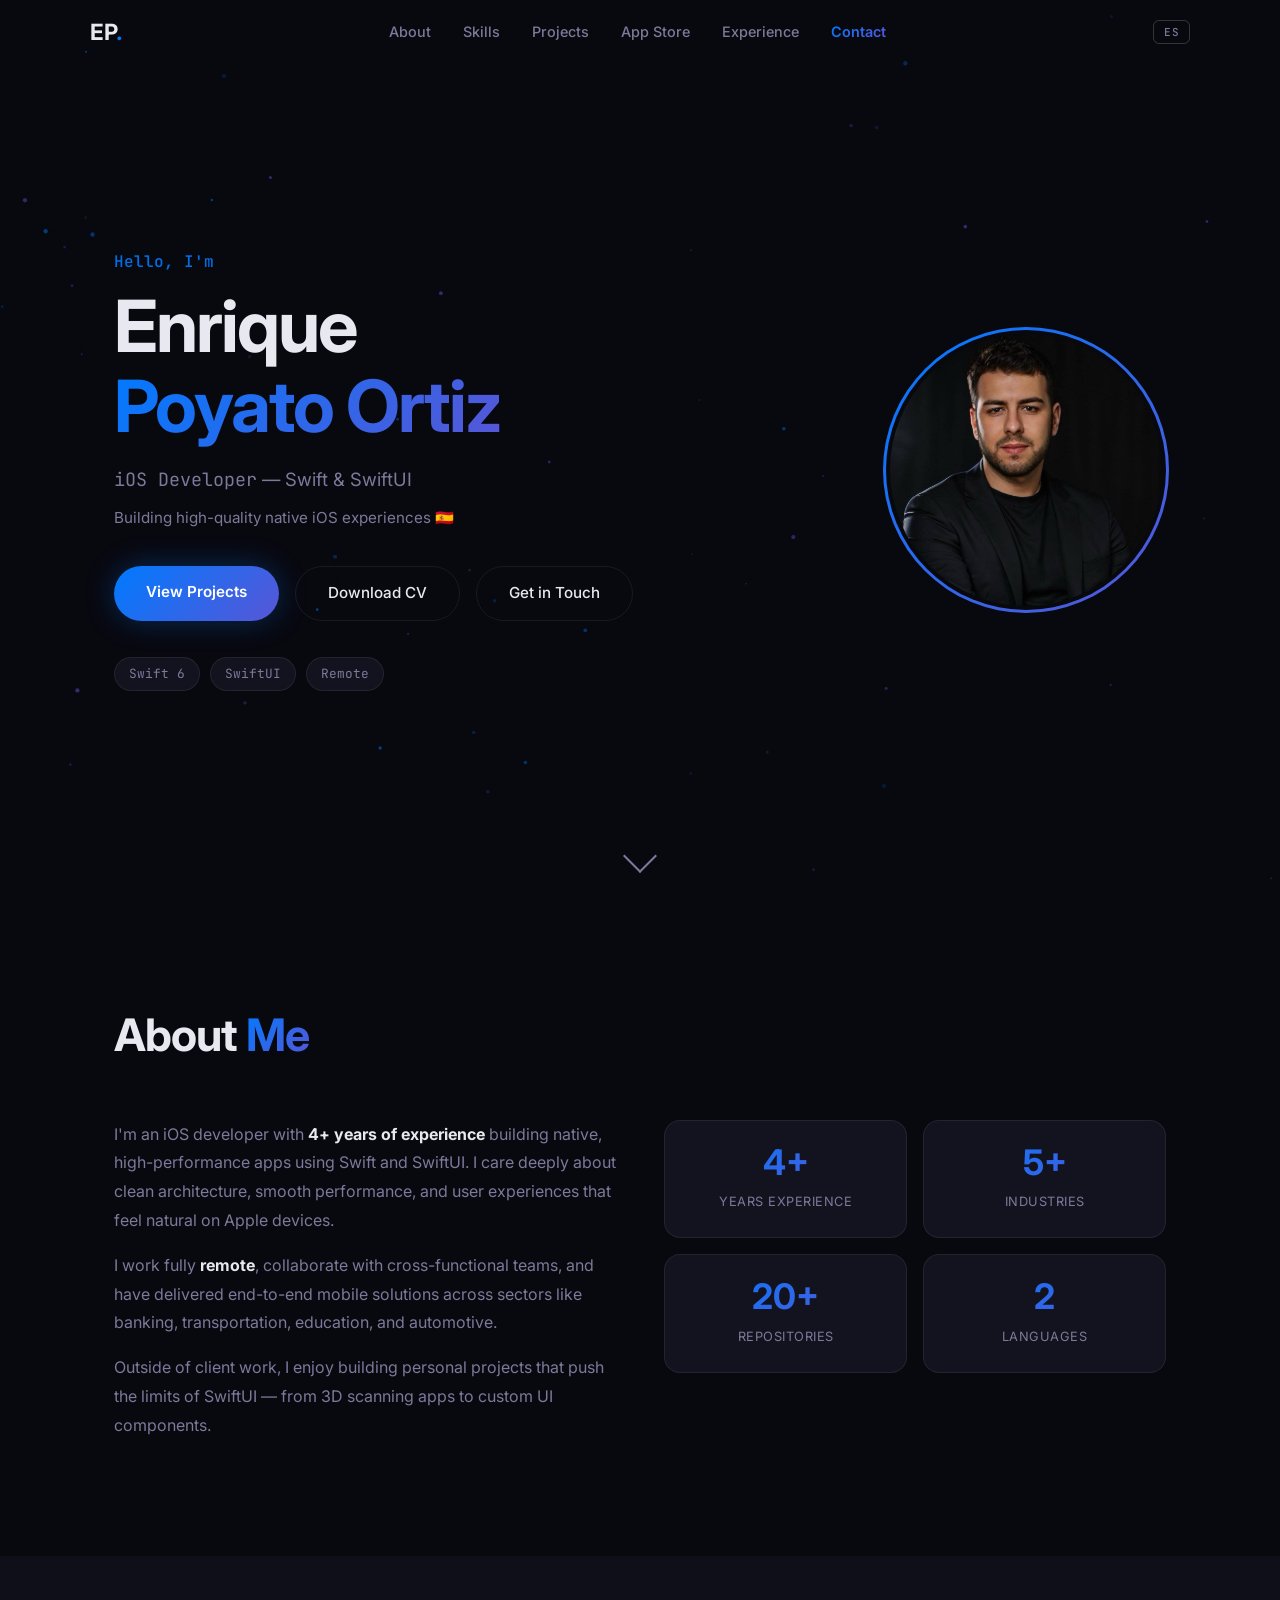
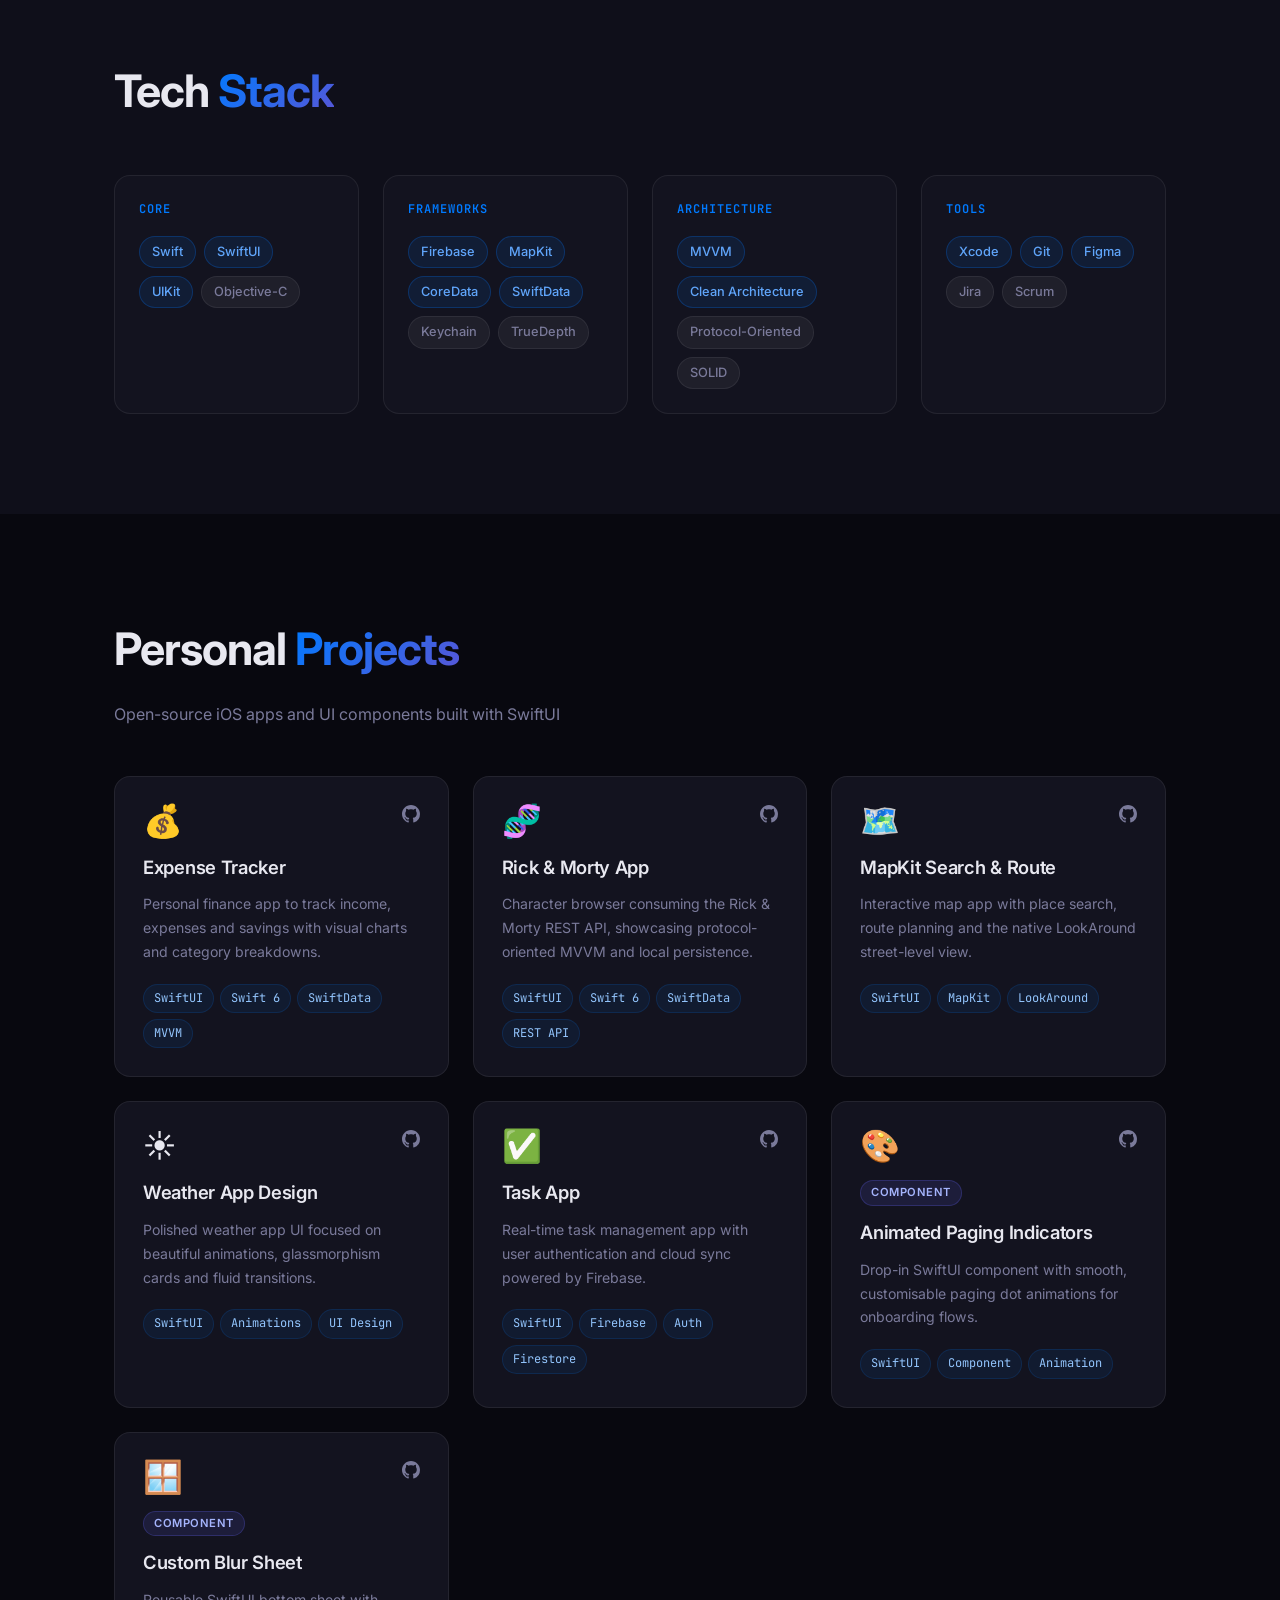
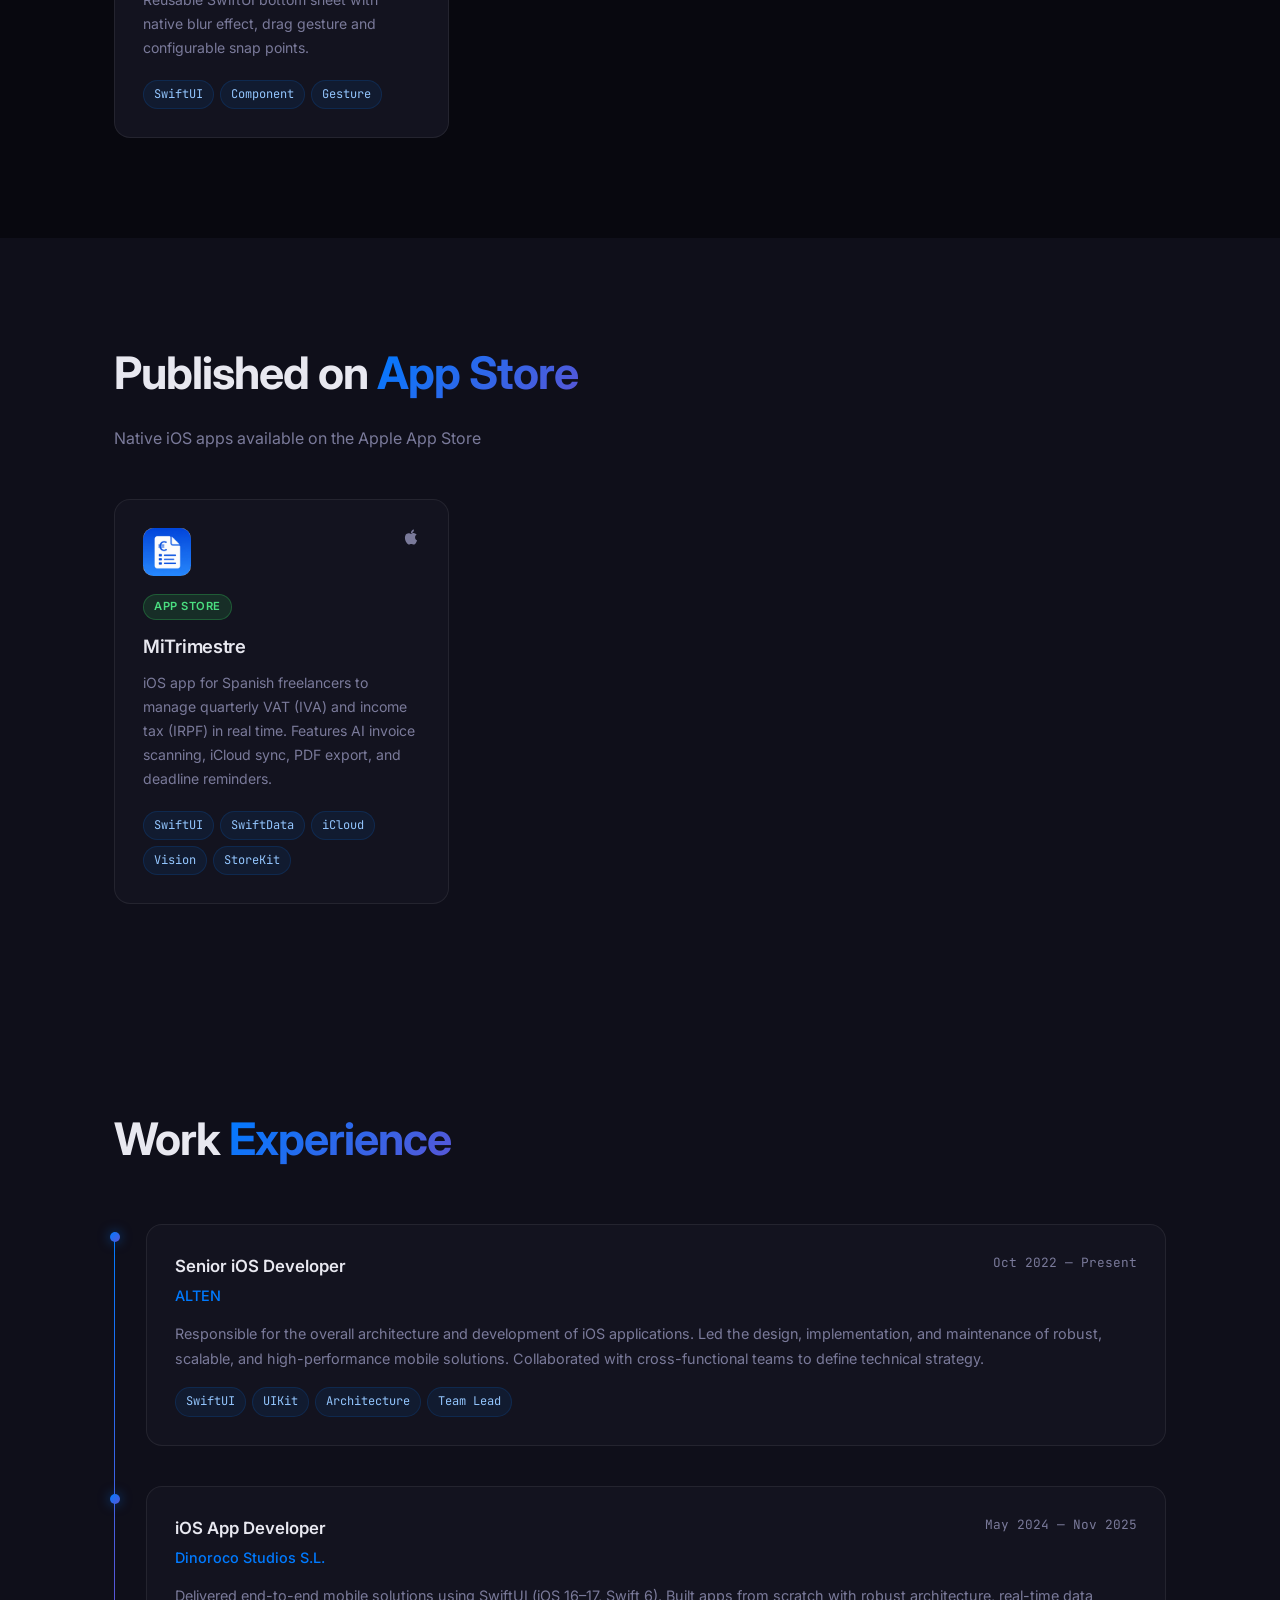
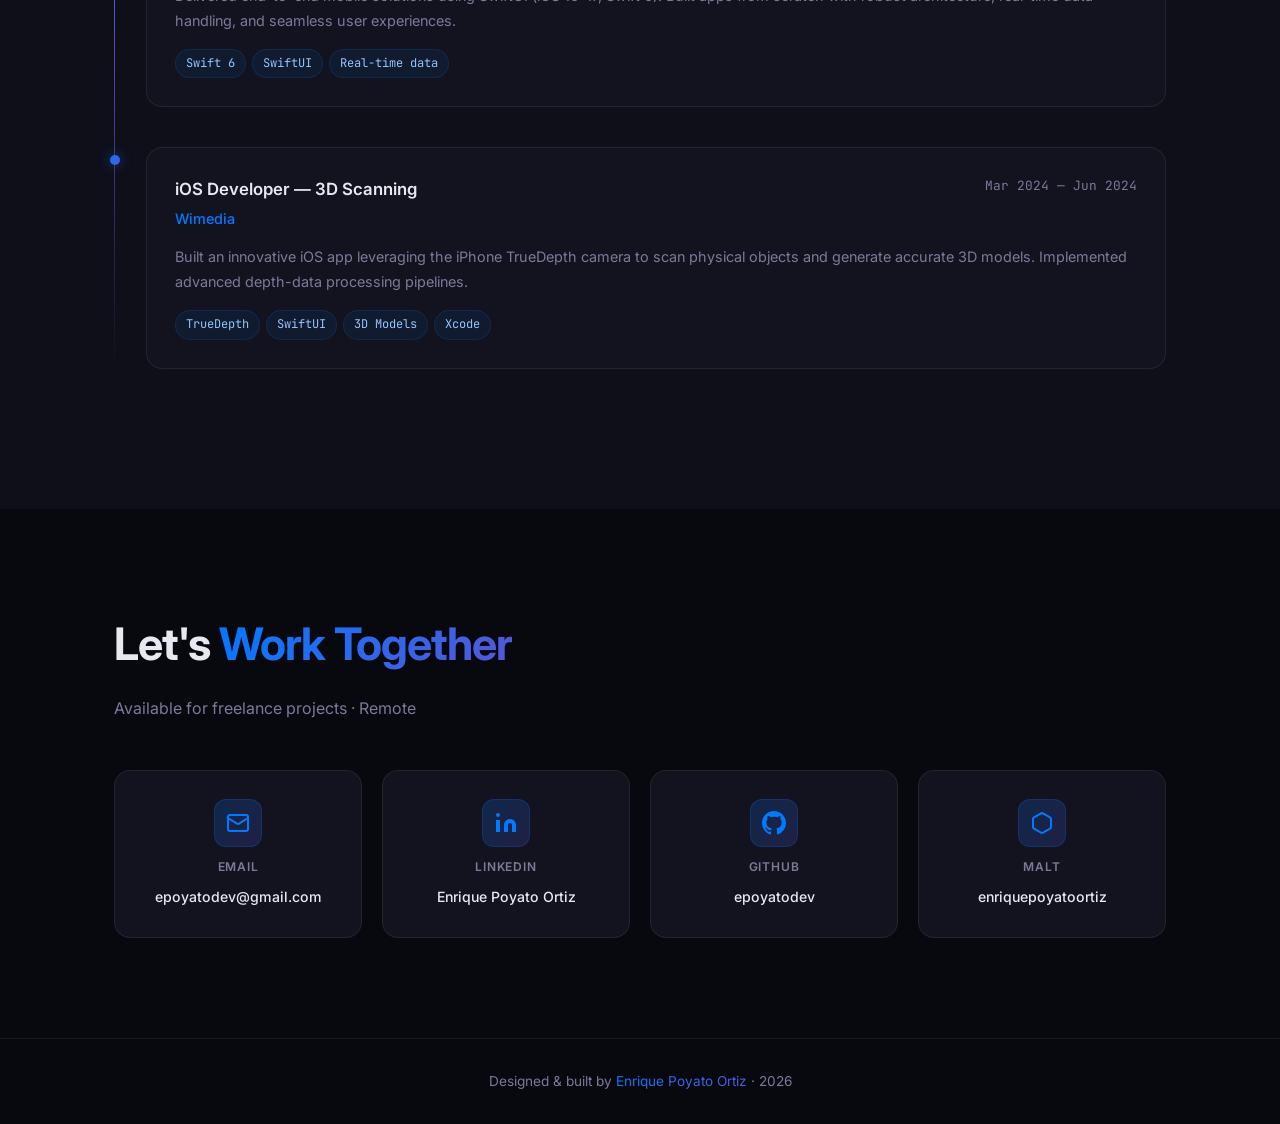
<file: index.html>
<!DOCTYPE html>
<html lang="en" id="html-root">
<head>
  <meta charset="UTF-8" />
  <meta name="viewport" content="width=device-width, initial-scale=1.0" />
  <title>Enrique Poyato — iOS Developer | Swift & SwiftUI | Madrid</title>

  <!-- SEO Meta -->
  <meta name="description" content="Enrique Poyato Ortiz — iOS Developer with 4+ years of experience building native apps with Swift and SwiftUI. Available for remote freelance projects." />
  <meta name="keywords" content="iOS developer, Swift, SwiftUI, UIKit, freelance iOS developer, iOS developer Madrid, mobile developer Spain, Swift developer, SwiftUI developer" />
  <meta name="author" content="Enrique Poyato Ortiz" />
  <meta name="robots" content="index, follow" />
  <meta name="google-site-verification" content="rHBr7e-p2CTuLzgnaEfTR6YH_diPGYX4Gmj1t76pY5U" />
  <link rel="canonical" href="https://epoyatodev.github.io/" />

  <!-- Open Graph -->
  <meta property="og:type" content="website" />
  <meta property="og:url" content="https://epoyatodev.github.io/" />
  <meta property="og:title" content="Enrique Poyato — iOS Developer | Swift & SwiftUI" />
  <meta property="og:description" content="iOS Developer with 4+ years of experience building native apps with Swift and SwiftUI. Available for remote freelance." />
  <meta property="og:image" content="https://epoyatodev.github.io/assets/profile.jpeg" />
  <meta property="og:locale" content="en_US" />
  <meta property="og:site_name" content="Enrique Poyato — iOS Developer" />

  <!-- Twitter Card -->
  <meta name="twitter:card" content="summary_large_image" />
  <meta name="twitter:title" content="Enrique Poyato — iOS Developer | Swift & SwiftUI" />
  <meta name="twitter:description" content="iOS Developer with 4+ years of experience building native apps with Swift and SwiftUI. Available for remote freelance." />
  <meta name="twitter:image" content="https://epoyatodev.github.io/assets/profile.jpeg" />

  <!-- Favicon -->
  <link rel="icon" type="image/jpeg" href="/assets/profile.jpeg" />
  <link rel="apple-touch-icon" href="/assets/profile.jpeg" />

  <!-- JSON-LD Structured Data -->
  <script type="application/ld+json">
  {
    "@context": "https://schema.org",
    "@type": "Person",
    "name": "Enrique Poyato Ortiz",
    "jobTitle": "iOS Developer",
    "url": "https://epoyatodev.github.io/",
    "email": "epoyatodev@gmail.com",
    "image": "https://epoyatodev.github.io/assets/profile.jpeg",
    "address": {
      "@type": "PostalAddress",
      "addressLocality": "Madrid",
      "addressCountry": "ES"
    },
    "sameAs": [
      "https://www.linkedin.com/in/enrique-poyato-ortiz-%EF%A3%BF-7447b3200/",
      "https://github.com/epoyatodev",
      "https://www.malt.es/profile/enriquepoyatoortiz"
    ],
    "knowsAbout": ["Swift", "SwiftUI", "UIKit", "iOS Development", "Firebase", "MapKit", "CoreData", "SwiftData", "MVVM", "Clean Architecture"],
    "description": "iOS Developer with 4+ years of experience building native, high-performance apps using Swift and SwiftUI. Available for remote freelance projects."
  }
  </script>

  <link rel="preconnect" href="https://fonts.googleapis.com" />
  <link rel="preconnect" href="https://fonts.gstatic.com" crossorigin />
  <link href="https://fonts.googleapis.com/css2?family=Inter:wght@300;400;500;600;700&family=JetBrains+Mono:wght@400;500&display=swap" rel="stylesheet" />
  <link rel="stylesheet" href="style.css" />
</head>
<body>

  <!-- NAV -->
  <nav id="navbar">
    <div class="nav-inner">
      <span class="nav-logo">EP<span class="dot">.</span></span>
      <ul class="nav-links">
        <li><a href="#about" data-i18n="nav.about">About</a></li>
        <li><a href="#skills" data-i18n="nav.skills">Skills</a></li>
        <li><a href="#projects" data-i18n="nav.projects">Projects</a></li>
        <li><a href="#appstore" data-i18n="nav.appstore">App Store</a></li>
        <li><a href="#experience" data-i18n="nav.experience">Experience</a></li>
        <li><a href="#contact" class="nav-cta" data-i18n="nav.contact">Contact</a></li>
      </ul>
      <button class="lang-toggle" id="langToggle" aria-label="Switch language">ES</button>
      <button class="hamburger" id="hamburger" aria-label="menu">
        <span></span><span></span><span></span>
      </button>
    </div>
  </nav>

  <!-- MOBILE MENU -->
  <div class="mobile-menu" id="mobileMenu">
    <ul>
      <li><a href="#about" class="mobile-link" data-i18n="nav.about">About</a></li>
      <li><a href="#skills" class="mobile-link" data-i18n="nav.skills">Skills</a></li>
      <li><a href="#projects" class="mobile-link" data-i18n="nav.projects">Projects</a></li>
      <li><a href="#appstore" class="mobile-link" data-i18n="nav.appstore">App Store</a></li>
      <li><a href="#experience" class="mobile-link" data-i18n="nav.experience">Experience</a></li>
      <li><a href="#contact" class="mobile-link" data-i18n="nav.contact">Contact</a></li>
    </ul>
  </div>

  <!-- HERO -->
  <section id="hero">
    <canvas id="particleCanvas"></canvas>
    <div class="hero-content reveal">
      <p class="hero-greeting" data-i18n="hero.greeting">Hello, I'm</p>
      <h1 class="hero-name">Enrique<br><span class="gradient-text">Poyato Ortiz</span></h1>
      <p class="hero-title"><span class="mono">iOS Developer</span> — Swift &amp; SwiftUI</p>
      <p class="hero-sub" data-i18n="hero.sub">Building high-quality native iOS experiences 🇪🇸</p>
      <div class="hero-actions">
        <a href="#projects" class="btn-primary" data-i18n="hero.btn.projects">View Projects</a>
        <a href="assets/CV_Enrique_Poyato_2026.pdf" class="btn-ghost" target="_blank" rel="noopener noreferrer" data-i18n="hero.btn.cv">Download CV</a>
        <a href="#contact" class="btn-ghost" data-i18n="hero.btn.contact">Get in Touch</a>
      </div>
      <div class="hero-badges">
        <span class="badge">Swift 6</span>
        <span class="badge">SwiftUI</span>
        <span class="badge" data-i18n="badge.remote">Remote</span>
      </div>
    </div>
    <div class="hero-image reveal reveal-delay">
      <div class="avatar-ring">
        <img src="assets/profile.jpeg" alt="Enrique Poyato" class="avatar"
             width="1024" height="1025" fetchpriority="high" decoding="async" />
      </div>
    </div>
    <div class="scroll-indicator">
      <div class="scroll-arrow"></div>
    </div>
  </section>

  <!-- ABOUT -->
  <section id="about" class="section">
    <div class="container">
      <h2 class="section-title reveal" data-i18n-html="about.title">About <span class="gradient-text">Me</span></h2>
      <div class="about-grid reveal">
        <div class="about-text">
          <p data-i18n-html="about.p1">I'm an iOS developer with <strong>4+ years of experience</strong> building native, high-performance apps using Swift and SwiftUI. I care deeply about clean architecture, smooth performance, and user experiences that feel natural on Apple devices.</p>
          <p data-i18n-html="about.p2">I work fully <strong>remote</strong>, collaborate with cross-functional teams, and have delivered end-to-end mobile solutions across sectors like banking, transportation, education, and automotive.</p>
          <p data-i18n="about.p3">Outside of client work, I enjoy building personal projects that push the limits of SwiftUI — from 3D scanning apps to custom UI components.</p>
        </div>
        <div class="about-stats">
          <div class="stat-card">
            <span class="stat-number">4+</span>
            <span class="stat-label" data-i18n="stat.years">Years Experience</span>
          </div>
          <div class="stat-card">
            <span class="stat-number">5+</span>
            <span class="stat-label" data-i18n="stat.industries">Industries</span>
          </div>
          <div class="stat-card">
            <span class="stat-number">20+</span>
            <span class="stat-label" data-i18n="stat.repos">Repositories</span>
          </div>
          <div class="stat-card">
            <span class="stat-number">2</span>
            <span class="stat-label" data-i18n="stat.langs">Languages</span>
          </div>
        </div>
      </div>
    </div>
  </section>

  <!-- SKILLS -->
  <section id="skills" class="section section-alt">
    <div class="container">
      <h2 class="section-title reveal" data-i18n-html="skills.title">Tech <span class="gradient-text">Stack</span></h2>
      <div class="skills-grid reveal">
        <div class="skill-group">
          <h3 class="skill-group-title" data-i18n="skills.core">Core</h3>
          <div class="skill-tags">
            <span class="skill-tag primary">Swift</span>
            <span class="skill-tag primary">SwiftUI</span>
            <span class="skill-tag primary">UIKit</span>
            <span class="skill-tag">Objective-C</span>
          </div>
        </div>
        <div class="skill-group">
          <h3 class="skill-group-title" data-i18n="skills.frameworks">Frameworks</h3>
          <div class="skill-tags">
            <span class="skill-tag primary">Firebase</span>
            <span class="skill-tag primary">MapKit</span>
            <span class="skill-tag primary">CoreData</span>
            <span class="skill-tag primary">SwiftData</span>
            <span class="skill-tag">Keychain</span>
            <span class="skill-tag">TrueDepth</span>
          </div>
        </div>
        <div class="skill-group">
          <h3 class="skill-group-title" data-i18n="skills.architecture">Architecture</h3>
          <div class="skill-tags">
            <span class="skill-tag primary">MVVM</span>
            <span class="skill-tag primary">Clean Architecture</span>
            <span class="skill-tag">Protocol-Oriented</span>
            <span class="skill-tag">SOLID</span>
          </div>
        </div>
        <div class="skill-group">
          <h3 class="skill-group-title" data-i18n="skills.tools">Tools</h3>
          <div class="skill-tags">
            <span class="skill-tag primary">Xcode</span>
            <span class="skill-tag primary">Git</span>
            <span class="skill-tag primary">Figma</span>
            <span class="skill-tag">Jira</span>
            <span class="skill-tag">Scrum</span>
          </div>
        </div>
      </div>
    </div>
  </section>

  <!-- PROJECTS -->
  <section id="projects" class="section">
    <div class="container">
      <h2 class="section-title reveal" data-i18n-html="projects.title">Personal <span class="gradient-text">Projects</span></h2>
      <p class="section-sub reveal" data-i18n="projects.sub">Open-source iOS apps and UI components built with SwiftUI</p>

      <div class="projects-grid">

        <div class="project-card reveal">
          <div class="project-header">
            <div class="project-icon">💰</div>
            <div class="project-links">
              <a href="https://github.com/epoyatodev/ExpenseTracker" target="_blank" rel="noopener noreferrer" class="project-link" title="GitHub">
                <svg width="18" height="18" viewBox="0 0 24 24" fill="currentColor"><path d="M12 0C5.37 0 0 5.37 0 12c0 5.31 3.435 9.795 8.205 11.385.6.105.825-.255.825-.57 0-.285-.015-1.23-.015-2.235-3.015.555-3.795-.735-4.035-1.41-.135-.345-.72-1.41-1.23-1.695-.42-.225-1.02-.78-.015-.795.945-.015 1.62.87 1.845 1.23 1.08 1.815 2.805 1.305 3.495.99.105-.78.42-1.305.765-1.605-2.67-.3-5.46-1.335-5.46-5.925 0-1.305.465-2.385 1.23-3.225-.12-.3-.54-1.53.12-3.18 0 0 1.005-.315 3.3 1.23.96-.27 1.98-.405 3-.405s2.04.135 3 .405c2.295-1.56 3.3-1.23 3.3-1.23.66 1.65.24 2.88.12 3.18.765.84 1.23 1.905 1.23 3.225 0 4.605-2.805 5.625-5.475 5.925.435.375.81 1.095.81 2.22 0 1.605-.015 2.895-.015 3.3 0 .315.225.69.825.57A12.02 12.02 0 0 0 24 12c0-6.63-5.37-12-12-12z"/></svg>
              </a>
            </div>
          </div>
          <h3 class="project-title" data-i18n="proj.expense.title">Expense Tracker</h3>
          <p class="project-desc" data-i18n="proj.expense.desc">Personal finance app to track income, expenses and savings with visual charts and category breakdowns.</p>
          <div class="project-tags">
            <span>SwiftUI</span><span>Swift 6</span><span>SwiftData</span><span>MVVM</span>
          </div>
        </div>

        <div class="project-card reveal">
          <div class="project-header">
            <div class="project-icon">🧬</div>
            <div class="project-links">
              <a href="https://github.com/epoyatodev/RickAndMortyApp" target="_blank" rel="noopener noreferrer" class="project-link" title="GitHub">
                <svg width="18" height="18" viewBox="0 0 24 24" fill="currentColor"><path d="M12 0C5.37 0 0 5.37 0 12c0 5.31 3.435 9.795 8.205 11.385.6.105.825-.255.825-.57 0-.285-.015-1.23-.015-2.235-3.015.555-3.795-.735-4.035-1.41-.135-.345-.72-1.41-1.23-1.695-.42-.225-1.02-.78-.015-.795.945-.015 1.62.87 1.845 1.23 1.08 1.815 2.805 1.305 3.495.99.105-.78.42-1.305.765-1.605-2.67-.3-5.46-1.335-5.46-5.925 0-1.305.465-2.385 1.23-3.225-.12-.3-.54-1.53.12-3.18 0 0 1.005-.315 3.3 1.23.96-.27 1.98-.405 3-.405s2.04.135 3 .405c2.295-1.56 3.3-1.23 3.3-1.23.66 1.65.24 2.88.12 3.18.765.84 1.23 1.905 1.23 3.225 0 4.605-2.805 5.625-5.475 5.925.435.375.81 1.095.81 2.22 0 1.605-.015 2.895-.015 3.3 0 .315.225.69.825.57A12.02 12.02 0 0 0 24 12c0-6.63-5.37-12-12-12z"/></svg>
              </a>
            </div>
          </div>
          <h3 class="project-title" data-i18n="proj.rickmorty.title">Rick &amp; Morty App</h3>
          <p class="project-desc" data-i18n="proj.rickmorty.desc">Character browser consuming the Rick &amp; Morty REST API, showcasing protocol-oriented MVVM and local persistence.</p>
          <div class="project-tags">
            <span>SwiftUI</span><span>Swift 6</span><span>SwiftData</span><span>REST API</span>
          </div>
        </div>

        <div class="project-card reveal">
          <div class="project-header">
            <div class="project-icon">🗺️</div>
            <div class="project-links">
              <a href="https://github.com/epoyatodev/MapKitSwiftUI" target="_blank" rel="noopener noreferrer" class="project-link" title="GitHub">
                <svg width="18" height="18" viewBox="0 0 24 24" fill="currentColor"><path d="M12 0C5.37 0 0 5.37 0 12c0 5.31 3.435 9.795 8.205 11.385.6.105.825-.255.825-.57 0-.285-.015-1.23-.015-2.235-3.015.555-3.795-.735-4.035-1.41-.135-.345-.72-1.41-1.23-1.695-.42-.225-1.02-.78-.015-.795.945-.015 1.62.87 1.845 1.23 1.08 1.815 2.805 1.305 3.495.99.105-.78.42-1.305.765-1.605-2.67-.3-5.46-1.335-5.46-5.925 0-1.305.465-2.385 1.23-3.225-.12-.3-.54-1.53.12-3.18 0 0 1.005-.315 3.3 1.23.96-.27 1.98-.405 3-.405s2.04.135 3 .405c2.295-1.56 3.3-1.23 3.3-1.23.66 1.65.24 2.88.12 3.18.765.84 1.23 1.905 1.23 3.225 0 4.605-2.805 5.625-5.475 5.925.435.375.81 1.095.81 2.22 0 1.605-.015 2.895-.015 3.3 0 .315.225.69.825.57A12.02 12.02 0 0 0 24 12c0-6.63-5.37-12-12-12z"/></svg>
              </a>
            </div>
          </div>
          <h3 class="project-title" data-i18n="proj.mapkit.title">MapKit Search &amp; Route</h3>
          <p class="project-desc" data-i18n="proj.mapkit.desc">Interactive map app with place search, route planning and the native LookAround street-level view.</p>
          <div class="project-tags">
            <span>SwiftUI</span><span>MapKit</span><span>LookAround</span>
          </div>
        </div>

        <div class="project-card reveal">
          <div class="project-header">
            <div class="project-icon">☀️</div>
            <div class="project-links">
              <a href="https://github.com/epoyatodev/WeatherAppDesign" target="_blank" rel="noopener noreferrer" class="project-link" title="GitHub">
                <svg width="18" height="18" viewBox="0 0 24 24" fill="currentColor"><path d="M12 0C5.37 0 0 5.37 0 12c0 5.31 3.435 9.795 8.205 11.385.6.105.825-.255.825-.57 0-.285-.015-1.23-.015-2.235-3.015.555-3.795-.735-4.035-1.41-.135-.345-.72-1.41-1.23-1.695-.42-.225-1.02-.78-.015-.795.945-.015 1.62.87 1.845 1.23 1.08 1.815 2.805 1.305 3.495.99.105-.78.42-1.305.765-1.605-2.67-.3-5.46-1.335-5.46-5.925 0-1.305.465-2.385 1.23-3.225-.12-.3-.54-1.53.12-3.18 0 0 1.005-.315 3.3 1.23.96-.27 1.98-.405 3-.405s2.04.135 3 .405c2.295-1.56 3.3-1.23 3.3-1.23.66 1.65.24 2.88.12 3.18.765.84 1.23 1.905 1.23 3.225 0 4.605-2.805 5.625-5.475 5.925.435.375.81 1.095.81 2.22 0 1.605-.015 2.895-.015 3.3 0 .315.225.69.825.57A12.02 12.02 0 0 0 24 12c0-6.63-5.37-12-12-12z"/></svg>
              </a>
            </div>
          </div>
          <h3 class="project-title" data-i18n="proj.weather.title">Weather App Design</h3>
          <p class="project-desc" data-i18n="proj.weather.desc">Polished weather app UI focused on beautiful animations, glassmorphism cards and fluid transitions.</p>
          <div class="project-tags">
            <span>SwiftUI</span><span>Animations</span><span>UI Design</span>
          </div>
        </div>

        <div class="project-card reveal">
          <div class="project-header">
            <div class="project-icon">✅</div>
            <div class="project-links">
              <a href="https://github.com/epoyatodev/TaskApp" target="_blank" rel="noopener noreferrer" class="project-link" title="GitHub">
                <svg width="18" height="18" viewBox="0 0 24 24" fill="currentColor"><path d="M12 0C5.37 0 0 5.37 0 12c0 5.31 3.435 9.795 8.205 11.385.6.105.825-.255.825-.57 0-.285-.015-1.23-.015-2.235-3.015.555-3.795-.735-4.035-1.41-.135-.345-.72-1.41-1.23-1.695-.42-.225-1.02-.78-.015-.795.945-.015 1.62.87 1.845 1.23 1.08 1.815 2.805 1.305 3.495.99.105-.78.42-1.305.765-1.605-2.67-.3-5.46-1.335-5.46-5.925 0-1.305.465-2.385 1.23-3.225-.12-.3-.54-1.53.12-3.18 0 0 1.005-.315 3.3 1.23.96-.27 1.98-.405 3-.405s2.04.135 3 .405c2.295-1.56 3.3-1.23 3.3-1.23.66 1.65.24 2.88.12 3.18.765.84 1.23 1.905 1.23 3.225 0 4.605-2.805 5.625-5.475 5.925.435.375.81 1.095.81 2.22 0 1.605-.015 2.895-.015 3.3 0 .315.225.69.825.57A12.02 12.02 0 0 0 24 12c0-6.63-5.37-12-12-12z"/></svg>
              </a>
            </div>
          </div>
          <h3 class="project-title" data-i18n="proj.task.title">Task App</h3>
          <p class="project-desc" data-i18n="proj.task.desc">Real-time task management app with user authentication and cloud sync powered by Firebase.</p>
          <div class="project-tags">
            <span>SwiftUI</span><span>Firebase</span><span>Auth</span><span>Firestore</span>
          </div>
        </div>

        <div class="project-card reveal component-card">
          <div class="project-header">
            <div class="project-icon">🎨</div>
            <div class="project-links">
              <a href="https://github.com/epoyatodev/Animated-Paging-Indicators" target="_blank" rel="noopener noreferrer" class="project-link" title="GitHub">
                <svg width="18" height="18" viewBox="0 0 24 24" fill="currentColor"><path d="M12 0C5.37 0 0 5.37 0 12c0 5.31 3.435 9.795 8.205 11.385.6.105.825-.255.825-.57 0-.285-.015-1.23-.015-2.235-3.015.555-3.795-.735-4.035-1.41-.135-.345-.72-1.41-1.23-1.695-.42-.225-1.02-.78-.015-.795.945-.015 1.62.87 1.845 1.23 1.08 1.815 2.805 1.305 3.495.99.105-.78.42-1.305.765-1.605-2.67-.3-5.46-1.335-5.46-5.925 0-1.305.465-2.385 1.23-3.225-.12-.3-.54-1.53.12-3.18 0 0 1.005-.315 3.3 1.23.96-.27 1.98-.405 3-.405s2.04.135 3 .405c2.295-1.56 3.3-1.23 3.3-1.23.66 1.65.24 2.88.12 3.18.765.84 1.23 1.905 1.23 3.225 0 4.605-2.805 5.625-5.475 5.925.435.375.81 1.095.81 2.22 0 1.605-.015 2.895-.015 3.3 0 .315.225.69.825.57A12.02 12.02 0 0 0 24 12c0-6.63-5.37-12-12-12z"/></svg>
              </a>
            </div>
          </div>
          <span class="component-badge" data-i18n="badge.component">Component</span>
          <h3 class="project-title" data-i18n="proj.paging.title">Animated Paging Indicators</h3>
          <p class="project-desc" data-i18n="proj.paging.desc">Drop-in SwiftUI component with smooth, customisable paging dot animations for onboarding flows.</p>
          <div class="project-tags">
            <span>SwiftUI</span><span>Component</span><span>Animation</span>
          </div>
        </div>

        <div class="project-card reveal component-card">
          <div class="project-header">
            <div class="project-icon">🪟</div>
            <div class="project-links">
              <a href="https://github.com/epoyatodev/BottonSheet" target="_blank" rel="noopener noreferrer" class="project-link" title="GitHub">
                <svg width="18" height="18" viewBox="0 0 24 24" fill="currentColor"><path d="M12 0C5.37 0 0 5.37 0 12c0 5.31 3.435 9.795 8.205 11.385.6.105.825-.255.825-.57 0-.285-.015-1.23-.015-2.235-3.015.555-3.795-.735-4.035-1.41-.135-.345-.72-1.41-1.23-1.695-.42-.225-1.02-.78-.015-.795.945-.015 1.62.87 1.845 1.23 1.08 1.815 2.805 1.305 3.495.99.105-.78.42-1.305.765-1.605-2.67-.3-5.46-1.335-5.46-5.925 0-1.305.465-2.385 1.23-3.225-.12-.3-.54-1.53.12-3.18 0 0 1.005-.315 3.3 1.23.96-.27 1.98-.405 3-.405s2.04.135 3 .405c2.295-1.56 3.3-1.23 3.3-1.23.66 1.65.24 2.88.12 3.18.765.84 1.23 1.905 1.23 3.225 0 4.605-2.805 5.625-5.475 5.925.435.375.81 1.095.81 2.22 0 1.605-.015 2.895-.015 3.3 0 .315.225.69.825.57A12.02 12.02 0 0 0 24 12c0-6.63-5.37-12-12-12z"/></svg>
              </a>
            </div>
          </div>
          <span class="component-badge" data-i18n="badge.component">Component</span>
          <h3 class="project-title" data-i18n="proj.sheet.title">Custom Blur Sheet</h3>
          <p class="project-desc" data-i18n="proj.sheet.desc">Reusable SwiftUI bottom sheet with native blur effect, drag gesture and configurable snap points.</p>
          <div class="project-tags">
            <span>SwiftUI</span><span>Component</span><span>Gesture</span>
          </div>
        </div>

      </div>
    </div>
  </section>

  <!-- APP STORE -->
  <section id="appstore" class="section section-alt">
    <div class="container">
      <h2 class="section-title reveal" data-i18n-html="appstore.title">Published on <span class="gradient-text">App Store</span></h2>
      <p class="section-sub reveal" data-i18n="appstore.sub">Native iOS apps available on the Apple App Store</p>

      <div class="projects-grid">

        <div class="project-card reveal">
          <div class="project-header">
            <div class="project-icon appstore-icon">
              <img src="assets/mitrimestre-icon.jpg" alt="MiTrimestre icon" width="48" height="48" />
            </div>
            <div class="project-links">
              <a href="https://apps.apple.com/es/app/mitrimestre/id6766935713" target="_blank" rel="noopener noreferrer" class="project-link" title="App Store">
                <svg width="18" height="18" viewBox="0 0 24 24" fill="currentColor"><path d="M18.71 19.5c-.83 1.24-1.71 2.45-3.05 2.47-1.34.03-1.77-.79-3.29-.79-1.53 0-2 .77-3.27.82-1.31.05-2.3-1.32-3.14-2.53C4.25 17 2.94 12.45 4.7 9.39c.87-1.52 2.43-2.48 4.12-2.51 1.28-.02 2.5.87 3.29.87.78 0 2.26-1.07 3.8-.91.65.03 2.47.26 3.64 1.98-.09.06-2.17 1.28-2.15 3.81.03 3.02 2.65 4.03 2.68 4.04-.03.07-.42 1.44-1.38 2.83M13 3.5c.73-.83 1.94-1.46 2.94-1.5.13 1.17-.34 2.35-1.04 3.19-.69.85-1.83 1.51-2.95 1.42-.15-1.15.41-2.35 1.05-3.11z"/></svg>
              </a>
            </div>
          </div>
          <span class="appstore-badge" data-i18n="badge.appstore">App Store</span>
          <h3 class="project-title" data-i18n="app.mitrimestre.title">MiTrimestre</h3>
          <p class="project-desc" data-i18n="app.mitrimestre.desc">iOS app for Spanish freelancers to manage quarterly VAT (IVA) and income tax (IRPF) in real time. Features AI invoice scanning, iCloud sync, PDF export, and deadline reminders.</p>
          <div class="project-tags">
            <span>SwiftUI</span><span>SwiftData</span><span>iCloud</span><span>Vision</span><span>StoreKit</span>
          </div>
        </div>

      </div>
    </div>
  </section>

  <!-- EXPERIENCE -->
  <section id="experience" class="section section-alt">
    <div class="container">
      <h2 class="section-title reveal" data-i18n-html="exp.title">Work <span class="gradient-text">Experience</span></h2>
      <div class="timeline">

        <div class="timeline-item reveal">
          <div class="timeline-dot"></div>
          <div class="timeline-content">
            <div class="timeline-header">
              <div>
                <h3 class="timeline-role" data-i18n="exp.alten.role">Senior iOS Developer</h3>
                <p class="timeline-company">ALTEN</p>
              </div>
              <span class="timeline-date" data-i18n="exp.alten.date">Oct 2022 — Present</span>
            </div>
            <p class="timeline-desc" data-i18n="exp.alten.desc">Responsible for the overall architecture and development of iOS applications. Led the design, implementation, and maintenance of robust, scalable, and high-performance mobile solutions. Collaborated with cross-functional teams to define technical strategy.</p>
            <div class="timeline-tags">
              <span>SwiftUI</span><span>UIKit</span><span>Architecture</span><span>Team Lead</span>
            </div>
          </div>
        </div>

        <div class="timeline-item reveal">
          <div class="timeline-dot"></div>
          <div class="timeline-content">
            <div class="timeline-header">
              <div>
                <h3 class="timeline-role" data-i18n="exp.dinoroco.role">iOS App Developer</h3>
                <p class="timeline-company">Dinoroco Studios S.L.</p>
              </div>
              <span class="timeline-date" data-i18n="exp.dinoroco.date">May 2024 — Nov 2025</span>
            </div>
            <p class="timeline-desc" data-i18n="exp.dinoroco.desc">Delivered end-to-end mobile solutions using SwiftUI (iOS 16–17, Swift 6). Built apps from scratch with robust architecture, real-time data handling, and seamless user experiences.</p>
            <div class="timeline-tags">
              <span>Swift 6</span><span>SwiftUI</span><span>Real-time data</span>
            </div>
          </div>
        </div>

        <div class="timeline-item reveal">
          <div class="timeline-dot"></div>
          <div class="timeline-content">
            <div class="timeline-header">
              <div>
                <h3 class="timeline-role" data-i18n="exp.wimedia.role">iOS Developer — 3D Scanning</h3>
                <p class="timeline-company">Wimedia</p>
              </div>
              <span class="timeline-date" data-i18n="exp.wimedia.date">Mar 2024 — Jun 2024</span>
            </div>
            <p class="timeline-desc" data-i18n="exp.wimedia.desc">Built an innovative iOS app leveraging the iPhone TrueDepth camera to scan physical objects and generate accurate 3D models. Implemented advanced depth-data processing pipelines.</p>
            <div class="timeline-tags">
              <span>TrueDepth</span><span>SwiftUI</span><span>3D Models</span><span>Xcode</span>
            </div>
          </div>
        </div>

      </div>
    </div>
  </section>

  <!-- CONTACT -->
  <section id="contact" class="section">
    <div class="container">
      <h2 class="section-title reveal" data-i18n-html="contact.title">Let's <span class="gradient-text">Work Together</span></h2>
      <p class="section-sub reveal" data-i18n="contact.sub">Available for freelance projects · Remote</p>
      <div class="contact-grid reveal">
        <a href="mailto:epoyatodev@gmail.com" class="contact-card">
          <div class="contact-icon">
            <svg width="24" height="24" viewBox="0 0 24 24" fill="none" stroke="currentColor" stroke-width="2"><rect x="2" y="4" width="20" height="16" rx="2"/><path d="m22 7-8.97 5.7a1.94 1.94 0 0 1-2.06 0L2 7"/></svg>
          </div>
          <span class="contact-label" data-i18n="contact.email">Email</span>
          <span class="contact-value">epoyatodev@gmail.com</span>
        </a>
        <a href="https://www.linkedin.com/in/enrique-poyato-ortiz-%EF%A3%BF-7447b3200/" target="_blank" rel="noopener noreferrer" class="contact-card">
          <div class="contact-icon">
            <svg width="24" height="24" viewBox="0 0 24 24" fill="currentColor"><path d="M16 8a6 6 0 0 1 6 6v7h-4v-7a2 2 0 0 0-2-2 2 2 0 0 0-2 2v7h-4v-7a6 6 0 0 1 6-6z"/><rect x="2" y="9" width="4" height="12"/><circle cx="4" cy="4" r="2"/></svg>
          </div>
          <span class="contact-label">LinkedIn</span>
          <span class="contact-value">Enrique Poyato Ortiz</span>
        </a>
        <a href="https://github.com/epoyatodev" target="_blank" rel="noopener noreferrer" class="contact-card">
          <div class="contact-icon">
            <svg width="24" height="24" viewBox="0 0 24 24" fill="currentColor"><path d="M12 0C5.37 0 0 5.37 0 12c0 5.31 3.435 9.795 8.205 11.385.6.105.825-.255.825-.57 0-.285-.015-1.23-.015-2.235-3.015.555-3.795-.735-4.035-1.41-.135-.345-.72-1.41-1.23-1.695-.42-.225-1.02-.78-.015-.795.945-.015 1.62.87 1.845 1.23 1.08 1.815 2.805 1.305 3.495.99.105-.78.42-1.305.765-1.605-2.67-.3-5.46-1.335-5.46-5.925 0-1.305.465-2.385 1.23-3.225-.12-.3-.54-1.53.12-3.18 0 0 1.005-.315 3.3 1.23.96-.27 1.98-.405 3-.405s2.04.135 3 .405c2.295-1.56 3.3-1.23 3.3-1.23.66 1.65.24 2.88.12 3.18.765.84 1.23 1.905 1.23 3.225 0 4.605-2.805 5.625-5.475 5.925.435.375.81 1.095.81 2.22 0 1.605-.015 2.895-.015 3.3 0 .315.225.69.825.57A12.02 12.02 0 0 0 24 12c0-6.63-5.37-12-12-12z"/></svg>
          </div>
          <span class="contact-label">GitHub</span>
          <span class="contact-value">epoyatodev</span>
        </a>
        <a href="https://www.malt.es/profile/enriquepoyatoortiz" target="_blank" rel="noopener noreferrer" class="contact-card">
          <div class="contact-icon">
            <svg width="24" height="24" viewBox="0 0 24 24" fill="none" stroke="currentColor" stroke-width="2"><path d="M21 16V8a2 2 0 0 0-1-1.73l-7-4a2 2 0 0 0-2 0l-7 4A2 2 0 0 0 3 8v8a2 2 0 0 0 1 1.73l7 4a2 2 0 0 0 2 0l7-4A2 2 0 0 0 21 16z"/></svg>
          </div>
          <span class="contact-label">Malt</span>
          <span class="contact-value">enriquepoyatoortiz</span>
        </a>
      </div>
    </div>
  </section>

  <!-- FOOTER -->
  <footer>
    <div class="container">
      <p data-i18n-html="footer.text">Designed &amp; built by <span class="gradient-text">Enrique Poyato Ortiz</span> · 2026</p>
    </div>
  </footer>

  <script src="script.js"></script>
</body>
</html>
</file>
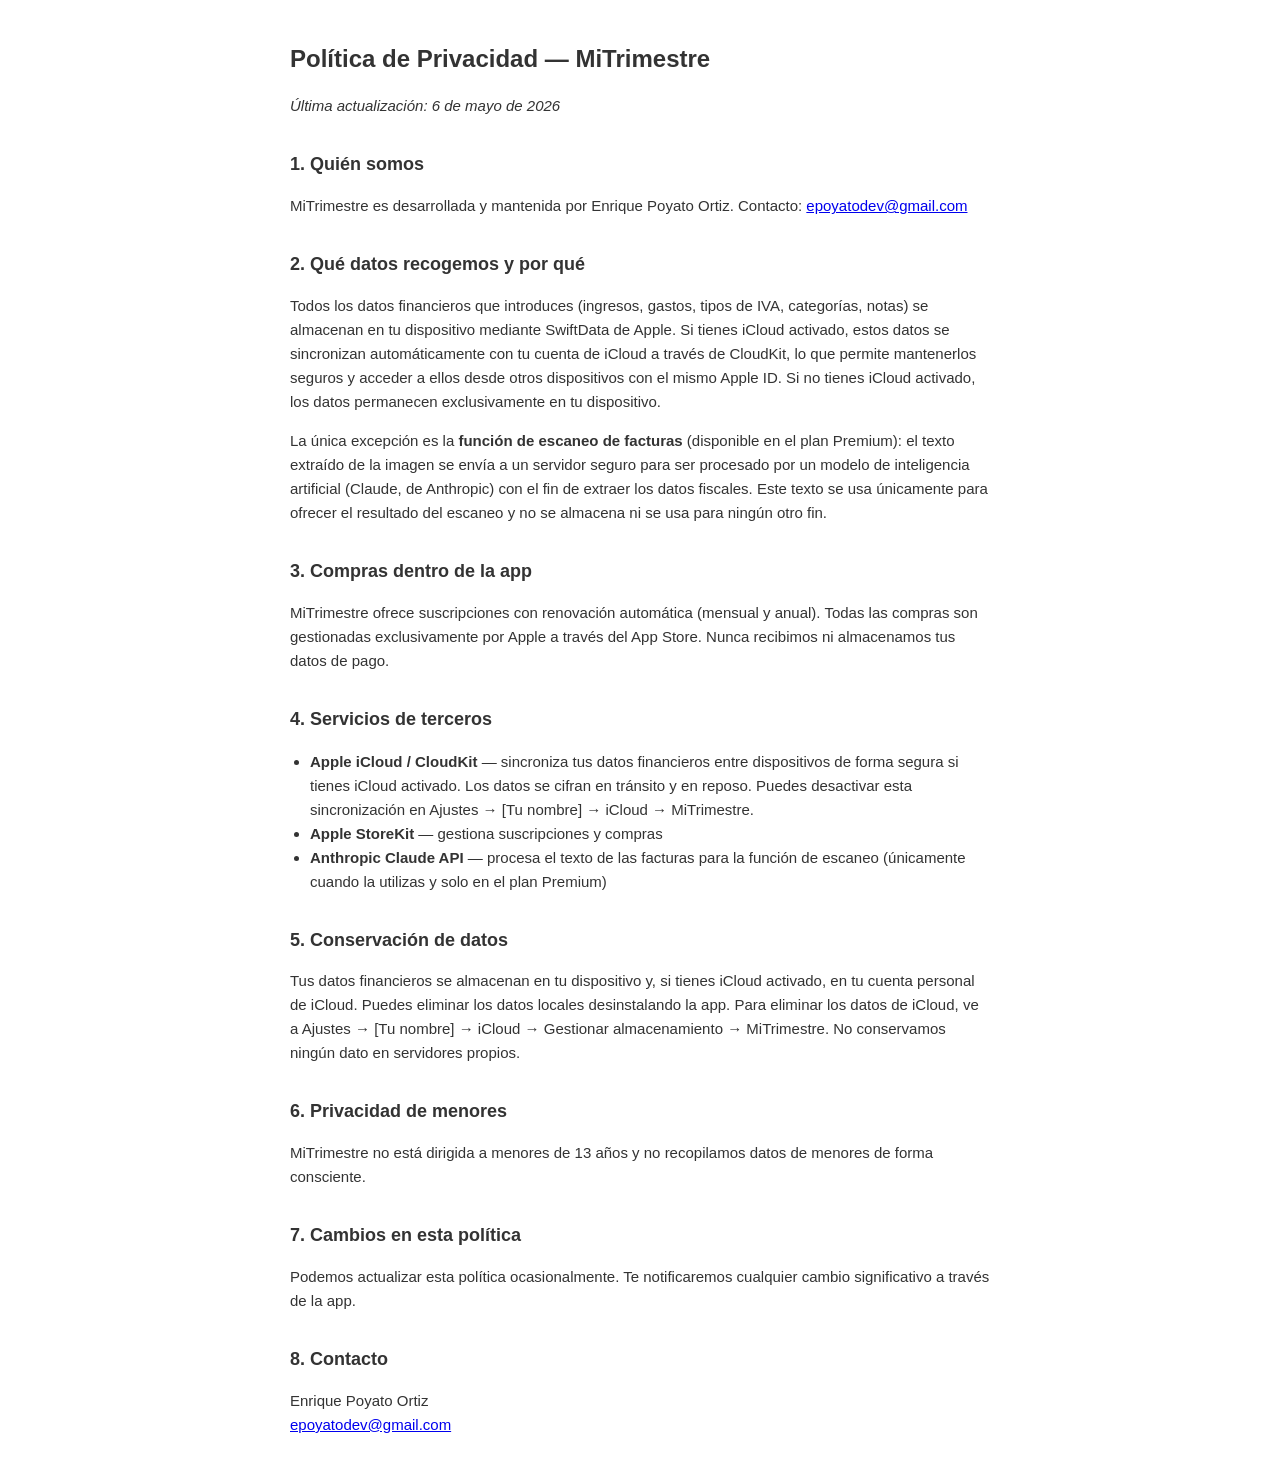
<file: privacy.html>
<!DOCTYPE html>         
  <html lang="es">
  <head>                                      
      <meta charset="UTF-8">              
      <meta name="viewport" content="width=device-width, initial-scale=1.0">
      <title>Política de Privacidad — MiTrimestre</title>                                                                                                                                                            
      <style>                             
          body { font-family: -apple-system, sans-serif; max-width: 700px; margin: 40px auto; padding: 0 20px; color: #333; line-height: 1.6; }                                                                      
          h1 { font-size: 24px; } h2 { font-size: 18px; margin-top: 32px; }                                                                                                                                          
          p, li { font-size: 15px; } ul { padding-left: 20px; }
      </style>                                                                                                                                                                                                       
  </head>                                                                                                                                                                                                            
  <body>                                                                                                                                                                                                             
      <h1>Política de Privacidad — MiTrimestre</h1>                                                                                                                                                                  
      <p><em>Última actualización: 6 de mayo de 2026</em></p>                                                                                                                                                        
                                                                                                                                                                                                                     
      <h2>1. Quién somos</h2>                               
      <p>MiTrimestre es desarrollada y mantenida por Enrique Poyato Ortiz. Contacto: <a href="mailto:epoyatodev@gmail.com">epoyatodev@gmail.com</a></p>                                                              
                                              
      <h2>2. Qué datos recogemos y por qué</h2>                                                                                                                                                                      
      <p>Todos los datos financieros que introduces (ingresos, gastos, tipos de IVA, categorías, notas) se almacenan en tu dispositivo mediante SwiftData de Apple. Si tienes iCloud activado, estos datos se
  sincronizan automáticamente con tu cuenta de iCloud a través de CloudKit, lo que permite mantenerlos seguros y acceder a ellos desde otros dispositivos con el mismo Apple ID. Si no tienes iCloud activado, los   
  datos permanecen exclusivamente en tu dispositivo.</p>    
      <p>La única excepción es la <strong>función de escaneo de facturas</strong> (disponible en el plan Premium): el texto extraído de la imagen se envía a un servidor seguro para ser procesado por un modelo de  
  inteligencia artificial (Claude, de Anthropic) con el fin de extraer los datos fiscales. Este texto se usa únicamente para ofrecer el resultado del escaneo y no se almacena ni se usa para ningún otro fin.</p>   
                                          
      <h2>3. Compras dentro de la app</h2>                                                                                                                                                                           
      <p>MiTrimestre ofrece suscripciones con renovación automática (mensual y anual). Todas las compras son gestionadas exclusivamente por Apple a través del App Store. Nunca recibimos ni almacenamos tus datos de
   pago.</p>                                  
                                                                                                                                                                                                                     
      <h2>4. Servicios de terceros</h2>                     
      <ul>                                                                                                                                                                                                           
          <li><strong>Apple iCloud / CloudKit</strong> — sincroniza tus datos financieros entre dispositivos de forma segura si tienes iCloud activado. Los datos se cifran en tránsito y en reposo. Puedes
  desactivar esta sincronización en Ajustes → [Tu nombre] → iCloud → MiTrimestre.</li>                                                                                                                               
          <li><strong>Apple StoreKit</strong> — gestiona suscripciones y compras</li>
          <li><strong>Anthropic Claude API</strong> — procesa el texto de las facturas para la función de escaneo (únicamente cuando la utilizas y solo en el plan Premium)</li>
      </ul>                                                                                                                                                                                                          
                                          
      <h2>5. Conservación de datos</h2>                                                                                                                                                                              
      <p>Tus datos financieros se almacenan en tu dispositivo y, si tienes iCloud activado, en tu cuenta personal de iCloud. Puedes eliminar los datos locales desinstalando la app. Para eliminar los datos de      
  iCloud, ve a Ajustes → [Tu nombre] → iCloud → Gestionar almacenamiento → MiTrimestre. No conservamos ningún dato en servidores propios.</p>                                                                        
                                                                                                                                                                                                                     
      <h2>6. Privacidad de menores</h2>                     
      <p>MiTrimestre no está dirigida a menores de 13 años y no recopilamos datos de menores de forma consciente.</p>                                                                                                
                                              
      <h2>7. Cambios en esta política</h2>                                                                                                                                                                           
      <p>Podemos actualizar esta política ocasionalmente. Te notificaremos cualquier cambio significativo a través de la app.</p>
                                                                                                                                                                                                                     
      <h2>8. Contacto</h2>                
      <p>Enrique Poyato Ortiz<br><a href="mailto:epoyatodev@gmail.com">epoyatodev@gmail.com</a></p>                                                                                                                  
  </body>                                                                                                                                                                                                            
  </html>
</file>
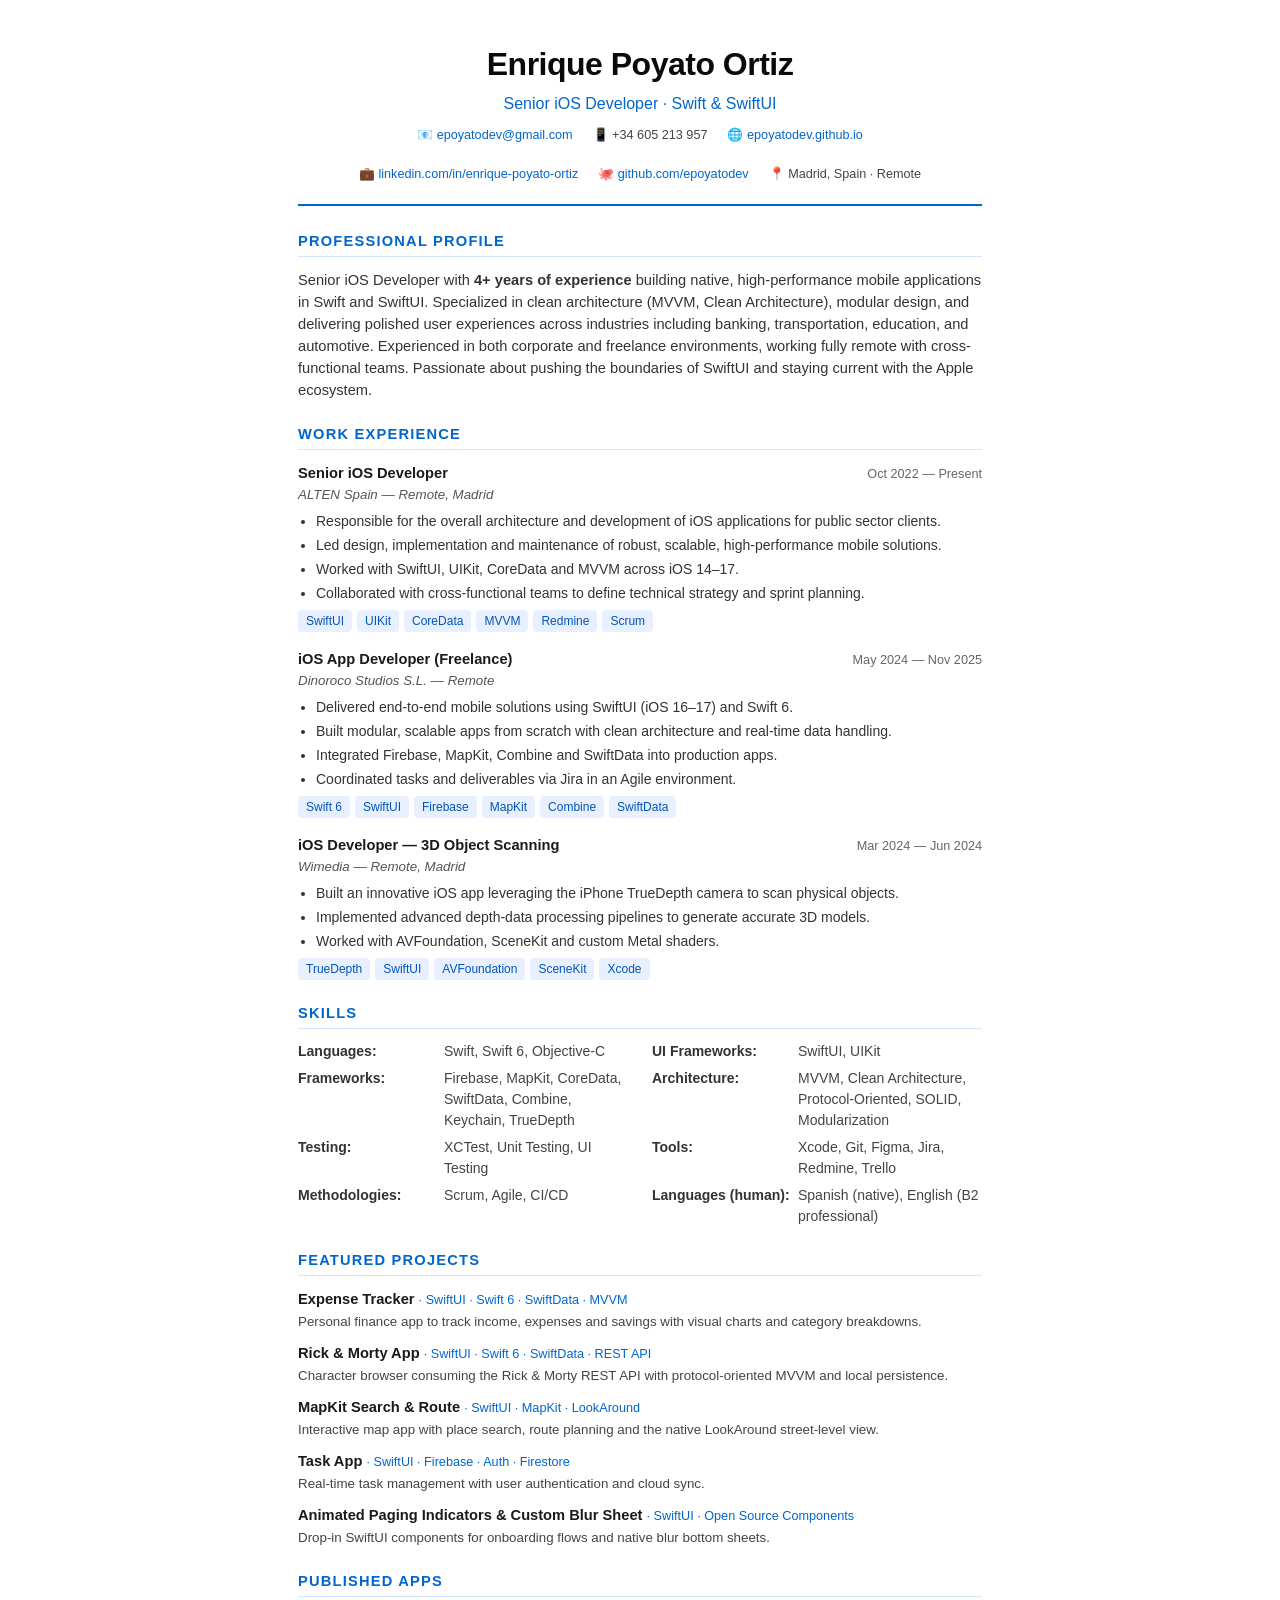
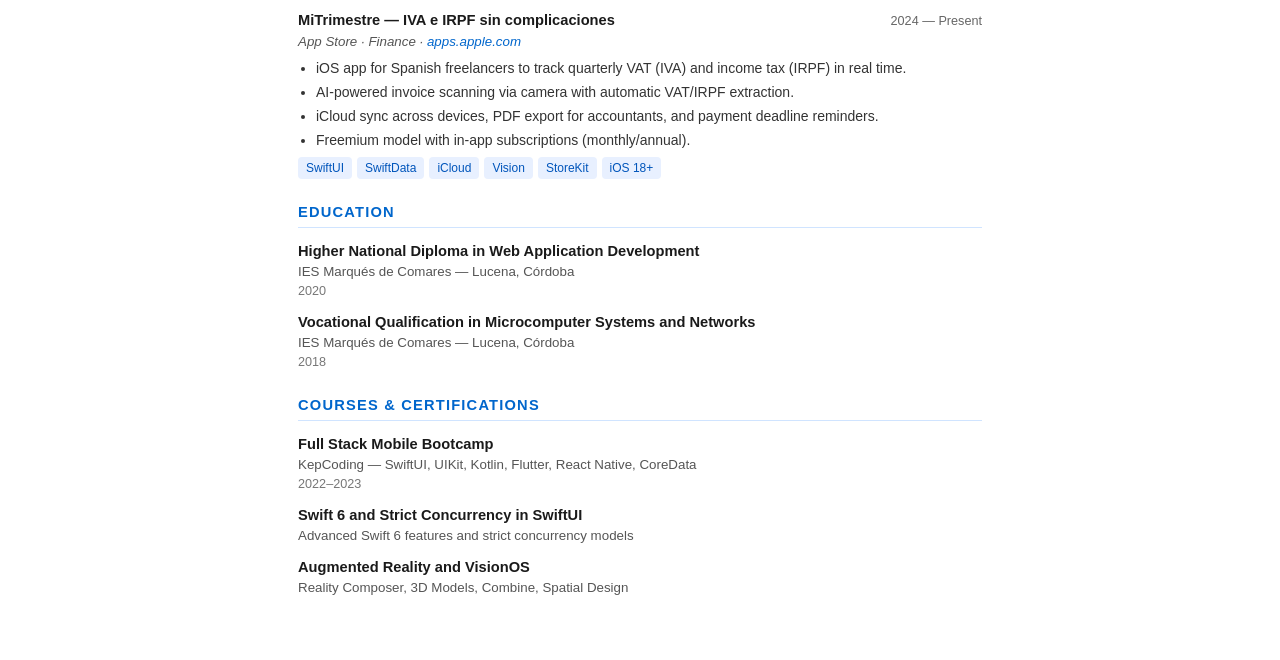
<file: assets/cv.html>
<!DOCTYPE html>
<html lang="en">
<head>
  <meta charset="UTF-8" />
  <meta name="viewport" content="width=device-width, initial-scale=1.0" />
  <title>Enrique Poyato Ortiz — iOS Developer CV</title>
  <style>
    * { margin: 0; padding: 0; box-sizing: border-box; }

    body {
      font-family: 'Helvetica Neue', Arial, sans-serif;
      font-size: 11pt;
      color: #1a1a1a;
      background: #fff;
      line-height: 1.5;
    }

    .page {
      max-width: 780px;
      margin: 0 auto;
      padding: 40px 48px;
    }

    /* Header */
    header { text-align: center; margin-bottom: 24px; padding-bottom: 20px; border-bottom: 2px solid #0066cc; }
    header h1 { font-size: 24pt; font-weight: 700; letter-spacing: -0.5px; color: #0a0a0a; }
    header .subtitle { font-size: 12pt; color: #0066cc; margin-top: 4px; font-weight: 500; }
    .contact-line { margin-top: 10px; font-size: 9.5pt; color: #444; display: flex; justify-content: center; gap: 20px; flex-wrap: wrap; }
    .contact-line a { color: #0066cc; text-decoration: none; }

    /* Sections */
    section { margin-bottom: 22px; }
    h2 {
      font-size: 11pt;
      font-weight: 700;
      text-transform: uppercase;
      letter-spacing: 1.2px;
      color: #0066cc;
      border-bottom: 1px solid #d0e4ff;
      padding-bottom: 4px;
      margin-bottom: 12px;
    }

    /* Profile */
    .profile p { color: #333; }

    /* Experience */
    .job { margin-bottom: 16px; }
    .job-header { display: flex; justify-content: space-between; align-items: baseline; }
    .job-title { font-weight: 700; font-size: 11pt; }
    .job-company { font-style: italic; color: #555; font-size: 10pt; margin-top: 1px; }
    .job-date { font-size: 9.5pt; color: #666; white-space: nowrap; }
    .job ul { margin-top: 6px; padding-left: 18px; }
    .job li { margin-bottom: 3px; color: #333; font-size: 10.5pt; }

    /* Skills */
    .skills-grid { display: grid; grid-template-columns: 1fr 1fr; gap: 6px 24px; }
    .skill-row { display: flex; gap: 6px; }
    .skill-label { font-weight: 600; min-width: 140px; color: #333; font-size: 10.5pt; }
    .skill-value { color: #444; font-size: 10.5pt; }

    /* Projects */
    .project { margin-bottom: 10px; }
    .project-name { font-weight: 700; display: inline; }
    .project-stack { color: #0066cc; font-size: 9.5pt; }
    .project p { color: #444; font-size: 10pt; margin-top: 2px; }

    /* Education */
    .edu-item { margin-bottom: 10px; }
    .edu-title { font-weight: 600; }
    .edu-sub { color: #555; font-size: 10pt; }
    .edu-date { font-size: 9.5pt; color: #777; }

    /* Tags */
    .tag-row { display: flex; flex-wrap: wrap; gap: 5px; margin-top: 6px; }
    .tag {
      background: #e8f0ff;
      color: #0055bb;
      padding: 2px 8px;
      border-radius: 4px;
      font-size: 9pt;
      font-weight: 500;
    }

    /* Print */
    @media print {
      body { font-size: 10.5pt; }
      .page { padding: 20px 28px; }
      a { color: inherit !important; }
    }

    @page { margin: 1.5cm; }
  </style>
</head>
<body>
<div class="page">

  <header>
    <h1>Enrique Poyato Ortiz</h1>
    <div class="subtitle">Senior iOS Developer · Swift &amp; SwiftUI</div>
    <div class="contact-line">
      <span>📧 <a href="mailto:epoyatodev@gmail.com">epoyatodev@gmail.com</a></span>
      <span>📱 +34 605 213 957</span>
      <span>🌐 <a href="https://epoyatodev.github.io">epoyatodev.github.io</a></span>
      <span>💼 <a href="https://linkedin.com/in/enrique-poyato-ortiz-7447b3200">linkedin.com/in/enrique-poyato-ortiz</a></span>
      <span>🐙 <a href="https://github.com/epoyatodev">github.com/epoyatodev</a></span>
      <span>📍 Madrid, Spain · Remote</span>
    </div>
  </header>

  <!-- PROFILE -->
  <section class="profile">
    <h2>Professional Profile</h2>
    <p>Senior iOS Developer with <strong>4+ years of experience</strong> building native, high-performance mobile applications in Swift and SwiftUI. Specialized in clean architecture (MVVM, Clean Architecture), modular design, and delivering polished user experiences across industries including banking, transportation, education, and automotive. Experienced in both corporate and freelance environments, working fully remote with cross-functional teams. Passionate about pushing the boundaries of SwiftUI and staying current with the Apple ecosystem.</p>
  </section>

  <!-- EXPERIENCE -->
  <section>
    <h2>Work Experience</h2>

    <div class="job">
      <div class="job-header">
        <div>
          <div class="job-title">Senior iOS Developer</div>
          <div class="job-company">ALTEN Spain — Remote, Madrid</div>
        </div>
        <div class="job-date">Oct 2022 — Present</div>
      </div>
      <ul>
        <li>Responsible for the overall architecture and development of iOS applications for public sector clients.</li>
        <li>Led design, implementation and maintenance of robust, scalable, high-performance mobile solutions.</li>
        <li>Worked with SwiftUI, UIKit, CoreData and MVVM across iOS 14–17.</li>
        <li>Collaborated with cross-functional teams to define technical strategy and sprint planning.</li>
      </ul>
      <div class="tag-row">
        <span class="tag">SwiftUI</span><span class="tag">UIKit</span><span class="tag">CoreData</span>
        <span class="tag">MVVM</span><span class="tag">Redmine</span><span class="tag">Scrum</span>
      </div>
    </div>

    <div class="job">
      <div class="job-header">
        <div>
          <div class="job-title">iOS App Developer (Freelance)</div>
          <div class="job-company">Dinoroco Studios S.L. — Remote</div>
        </div>
        <div class="job-date">May 2024 — Nov 2025</div>
      </div>
      <ul>
        <li>Delivered end-to-end mobile solutions using SwiftUI (iOS 16–17) and Swift 6.</li>
        <li>Built modular, scalable apps from scratch with clean architecture and real-time data handling.</li>
        <li>Integrated Firebase, MapKit, Combine and SwiftData into production apps.</li>
        <li>Coordinated tasks and deliverables via Jira in an Agile environment.</li>
      </ul>
      <div class="tag-row">
        <span class="tag">Swift 6</span><span class="tag">SwiftUI</span><span class="tag">Firebase</span>
        <span class="tag">MapKit</span><span class="tag">Combine</span><span class="tag">SwiftData</span>
      </div>
    </div>

    <div class="job">
      <div class="job-header">
        <div>
          <div class="job-title">iOS Developer — 3D Object Scanning</div>
          <div class="job-company">Wimedia — Remote, Madrid</div>
        </div>
        <div class="job-date">Mar 2024 — Jun 2024</div>
      </div>
      <ul>
        <li>Built an innovative iOS app leveraging the iPhone TrueDepth camera to scan physical objects.</li>
        <li>Implemented advanced depth-data processing pipelines to generate accurate 3D models.</li>
        <li>Worked with AVFoundation, SceneKit and custom Metal shaders.</li>
      </ul>
      <div class="tag-row">
        <span class="tag">TrueDepth</span><span class="tag">SwiftUI</span><span class="tag">AVFoundation</span>
        <span class="tag">SceneKit</span><span class="tag">Xcode</span>
      </div>
    </div>
  </section>

  <!-- SKILLS -->
  <section>
    <h2>Skills</h2>
    <div class="skills-grid">
      <div class="skill-row">
        <span class="skill-label">Languages:</span>
        <span class="skill-value">Swift, Swift 6, Objective-C</span>
      </div>
      <div class="skill-row">
        <span class="skill-label">UI Frameworks:</span>
        <span class="skill-value">SwiftUI, UIKit</span>
      </div>
      <div class="skill-row">
        <span class="skill-label">Frameworks:</span>
        <span class="skill-value">Firebase, MapKit, CoreData, SwiftData, Combine, Keychain, TrueDepth</span>
      </div>
      <div class="skill-row">
        <span class="skill-label">Architecture:</span>
        <span class="skill-value">MVVM, Clean Architecture, Protocol-Oriented, SOLID, Modularization</span>
      </div>
      <div class="skill-row">
        <span class="skill-label">Testing:</span>
        <span class="skill-value">XCTest, Unit Testing, UI Testing</span>
      </div>
      <div class="skill-row">
        <span class="skill-label">Tools:</span>
        <span class="skill-value">Xcode, Git, Figma, Jira, Redmine, Trello</span>
      </div>
      <div class="skill-row">
        <span class="skill-label">Methodologies:</span>
        <span class="skill-value">Scrum, Agile, CI/CD</span>
      </div>
      <div class="skill-row">
        <span class="skill-label">Languages (human):</span>
        <span class="skill-value">Spanish (native), English (B2 professional)</span>
      </div>
    </div>
  </section>

  <!-- PROJECTS -->
  <section>
    <h2>Featured Projects</h2>

    <div class="project">
      <span class="project-name">Expense Tracker</span>
      <span class="project-stack"> · SwiftUI · Swift 6 · SwiftData · MVVM</span>
      <p>Personal finance app to track income, expenses and savings with visual charts and category breakdowns.</p>
    </div>

    <div class="project">
      <span class="project-name">Rick &amp; Morty App</span>
      <span class="project-stack"> · SwiftUI · Swift 6 · SwiftData · REST API</span>
      <p>Character browser consuming the Rick &amp; Morty REST API with protocol-oriented MVVM and local persistence.</p>
    </div>

    <div class="project">
      <span class="project-name">MapKit Search &amp; Route</span>
      <span class="project-stack"> · SwiftUI · MapKit · LookAround</span>
      <p>Interactive map app with place search, route planning and the native LookAround street-level view.</p>
    </div>

    <div class="project">
      <span class="project-name">Task App</span>
      <span class="project-stack"> · SwiftUI · Firebase · Auth · Firestore</span>
      <p>Real-time task management with user authentication and cloud sync.</p>
    </div>

    <div class="project">
      <span class="project-name">Animated Paging Indicators &amp; Custom Blur Sheet</span>
      <span class="project-stack"> · SwiftUI · Open Source Components</span>
      <p>Drop-in SwiftUI components for onboarding flows and native blur bottom sheets.</p>
    </div>
  </section>

  <!-- APP STORE -->
  <section>
    <h2>Published Apps</h2>

    <div class="job">
      <div class="job-header">
        <div>
          <div class="job-title">MiTrimestre — IVA e IRPF sin complicaciones</div>
          <div class="job-company">App Store · Finance · <a href="https://apps.apple.com/es/app/mitrimestre/id6766935713" style="color:#0066cc;text-decoration:none;">apps.apple.com</a></div>
        </div>
        <div class="job-date">2024 — Present</div>
      </div>
      <ul>
        <li>iOS app for Spanish freelancers to track quarterly VAT (IVA) and income tax (IRPF) in real time.</li>
        <li>AI-powered invoice scanning via camera with automatic VAT/IRPF extraction.</li>
        <li>iCloud sync across devices, PDF export for accountants, and payment deadline reminders.</li>
        <li>Freemium model with in-app subscriptions (monthly/annual).</li>
      </ul>
      <div class="tag-row">
        <span class="tag">SwiftUI</span><span class="tag">SwiftData</span><span class="tag">iCloud</span>
        <span class="tag">Vision</span><span class="tag">StoreKit</span><span class="tag">iOS 18+</span>
      </div>
    </div>
  </section>

  <!-- EDUCATION -->
  <section>
    <h2>Education</h2>

    <div class="edu-item">
      <div class="edu-title">Higher National Diploma in Web Application Development</div>
      <div class="edu-sub">IES Marqués de Comares — Lucena, Córdoba</div>
      <div class="edu-date">2020</div>
    </div>

    <div class="edu-item">
      <div class="edu-title">Vocational Qualification in Microcomputer Systems and Networks</div>
      <div class="edu-sub">IES Marqués de Comares — Lucena, Córdoba</div>
      <div class="edu-date">2018</div>
    </div>
  </section>

  <!-- COURSES -->
  <section>
    <h2>Courses &amp; Certifications</h2>

    <div class="edu-item">
      <div class="edu-title">Full Stack Mobile Bootcamp</div>
      <div class="edu-sub">KepCoding — SwiftUI, UIKit, Kotlin, Flutter, React Native, CoreData</div>
      <div class="edu-date">2022–2023</div>
    </div>

    <div class="edu-item">
      <div class="edu-title">Swift 6 and Strict Concurrency in SwiftUI</div>
      <div class="edu-sub">Advanced Swift 6 features and strict concurrency models</div>
    </div>

    <div class="edu-item">
      <div class="edu-title">Augmented Reality and VisionOS</div>
      <div class="edu-sub">Reality Composer, 3D Models, Combine, Spatial Design</div>
    </div>
  </section>

</div>
</body>
</html>
</file>
<file: style.css>
/* ===== RESET & BASE ===== */
*, *::before, *::after { box-sizing: border-box; margin: 0; padding: 0; }

:root {
  --bg: #08080f;
  --bg2: #0f0f1a;
  --bg3: #13131f;
  --border: rgba(255,255,255,0.07);
  --text: #e8e8f0;
  --text-muted: #7a7a9a;
  --blue: #007AFF;
  --indigo: #5856D6;
  --gradient: linear-gradient(135deg, #007AFF, #5856D6);
  --gradient-glow: linear-gradient(135deg, rgba(0,122,255,0.2), rgba(88,86,214,0.2));
  --radius: 16px;
  --radius-sm: 8px;
  --transition: 0.3s cubic-bezier(0.4,0,0.2,1);
}

html { scroll-behavior: smooth; }

body {
  font-family: 'Inter', system-ui, sans-serif;
  background: var(--bg);
  color: var(--text);
  line-height: 1.6;
  overflow-x: hidden;
}

.mono { font-family: 'JetBrains Mono', monospace; }

.container {
  max-width: 1100px;
  margin: 0 auto;
  padding: 0 24px;
}

.gradient-text {
  background: var(--gradient);
  -webkit-background-clip: text;
  -webkit-text-fill-color: transparent;
  background-clip: text;
}

/* ===== NAV ===== */
#navbar {
  position: fixed;
  top: 0;
  left: 0;
  right: 0;
  z-index: 100;
  padding: 0 24px;
  height: 64px;
  display: flex;
  align-items: center;
  transition: background var(--transition), backdrop-filter var(--transition);
}

#navbar.scrolled {
  background: rgba(8,8,15,0.85);
  backdrop-filter: blur(20px);
  border-bottom: 1px solid var(--border);
}

.nav-inner {
  max-width: 1100px;
  margin: 0 auto;
  width: 100%;
  display: flex;
  align-items: center;
  justify-content: space-between;
}

.nav-logo {
  font-size: 1.4rem;
  font-weight: 700;
  letter-spacing: -0.5px;
}

.nav-logo .dot { color: var(--blue); }

.nav-links {
  display: flex;
  list-style: none;
  gap: 32px;
  align-items: center;
}

.nav-links a {
  color: var(--text-muted);
  text-decoration: none;
  font-size: 0.9rem;
  font-weight: 500;
  transition: color var(--transition);
}

.nav-links a:hover { color: var(--text); }

.nav-cta {
  background: var(--gradient) !important;
  -webkit-background-clip: text !important;
  -webkit-text-fill-color: transparent !important;
  background-clip: text !important;
  font-weight: 600 !important;
}

.lang-toggle {
  background: none;
  border: 1.5px solid rgba(255,255,255,0.18);
  color: var(--text-muted);
  font-family: 'JetBrains Mono', monospace;
  font-size: 11px;
  font-weight: 500;
  letter-spacing: 0.5px;
  padding: 4px 10px;
  border-radius: 6px;
  cursor: pointer;
  transition: var(--transition);
}
.lang-toggle:hover {
  border-color: var(--accent);
  color: var(--accent);
}

.hamburger {
  display: none;
  flex-direction: column;
  gap: 5px;
  background: none;
  border: none;
  cursor: pointer;
  padding: 4px;
}

.hamburger span {
  display: block;
  width: 22px;
  height: 2px;
  background: var(--text);
  border-radius: 2px;
  transition: var(--transition);
}

.mobile-menu {
  display: none;
  position: fixed;
  top: 64px;
  left: 0;
  right: 0;
  background: rgba(8,8,15,0.98);
  backdrop-filter: blur(20px);
  border-bottom: 1px solid var(--border);
  z-index: 99;
  padding: 24px;
  transform: translateY(-10px);
  opacity: 0;
  transition: var(--transition);
}

.mobile-menu.open {
  display: block;
  transform: translateY(0);
  opacity: 1;
}

.mobile-menu ul { list-style: none; }

.mobile-menu a {
  display: block;
  padding: 14px 0;
  color: var(--text);
  text-decoration: none;
  font-size: 1.1rem;
  font-weight: 500;
  border-bottom: 1px solid var(--border);
}

/* ===== HERO ===== */
#hero {
  min-height: 100vh;
  display: flex;
  align-items: center;
  justify-content: space-between;
  padding: 100px 24px 60px;
  max-width: 1100px;
  margin: 0 auto;
  position: relative;
  gap: 48px;
}

#particleCanvas {
  position: fixed;
  top: 0;
  left: 0;
  width: 100%;
  height: 100%;
  pointer-events: none;
  z-index: 0;
}

.hero-content {
  position: relative;
  z-index: 1;
  flex: 1;
}

.hero-greeting {
  font-size: 1rem;
  color: var(--blue);
  font-weight: 500;
  font-family: 'JetBrains Mono', monospace;
  margin-bottom: 12px;
  opacity: 0.9;
}

.hero-name {
  font-size: clamp(2.8rem, 6vw, 4.5rem);
  font-weight: 700;
  line-height: 1.1;
  letter-spacing: -2px;
  margin-bottom: 20px;
}

.hero-title {
  font-size: 1.15rem;
  color: var(--text-muted);
  margin-bottom: 12px;
}

.hero-sub {
  font-size: 0.95rem;
  color: var(--text-muted);
  margin-bottom: 36px;
}

.hero-actions {
  display: flex;
  gap: 16px;
  margin-bottom: 36px;
  flex-wrap: wrap;
}

.btn-primary {
  background: var(--gradient);
  color: #fff;
  padding: 14px 32px;
  border-radius: 50px;
  text-decoration: none;
  font-weight: 600;
  font-size: 0.95rem;
  transition: transform var(--transition), box-shadow var(--transition);
  box-shadow: 0 0 30px rgba(0,122,255,0.3);
}

.btn-primary:hover {
  transform: translateY(-2px);
  box-shadow: 0 8px 40px rgba(0,122,255,0.4);
}

.btn-ghost {
  border: 1px solid var(--border);
  color: var(--text);
  padding: 14px 32px;
  border-radius: 50px;
  text-decoration: none;
  font-weight: 500;
  font-size: 0.95rem;
  transition: border-color var(--transition), background var(--transition);
}

.btn-ghost:hover {
  border-color: rgba(0,122,255,0.5);
  background: rgba(0,122,255,0.05);
}

.hero-badges {
  display: flex;
  gap: 10px;
  flex-wrap: wrap;
}

.badge {
  background: var(--bg3);
  border: 1px solid var(--border);
  color: var(--text-muted);
  padding: 6px 14px;
  border-radius: 50px;
  font-size: 0.8rem;
  font-family: 'JetBrains Mono', monospace;
}

/* AVATAR */
.hero-image {
  position: relative;
  z-index: 1;
  flex-shrink: 0;
}

.avatar-ring {
  position: relative;
  width: 280px;
  height: 280px;
}

.avatar-ring::before {
  content: '';
  position: absolute;
  inset: -3px;
  border-radius: 50%;
  background: var(--gradient);
  animation: spin 8s linear infinite;
  z-index: -1;
}

.avatar-ring::after {
  content: '';
  position: absolute;
  inset: 0;
  border-radius: 50%;
  background: var(--bg);
  z-index: -1;
}

.avatar {
  width: 280px;
  height: 280px;
  border-radius: 50%;
  object-fit: cover;
  object-position: center top;
  display: block;
  position: relative;
  z-index: 1;
  padding: 4px;
}

@keyframes spin {
  from { transform: rotate(0deg); }
  to { transform: rotate(360deg); }
}

/* SCROLL INDICATOR */
.scroll-indicator {
  position: absolute;
  bottom: 32px;
  left: 50%;
  transform: translateX(-50%);
  z-index: 1;
}

.scroll-arrow {
  width: 24px;
  height: 24px;
  border-right: 2px solid var(--text-muted);
  border-bottom: 2px solid var(--text-muted);
  transform: rotate(45deg);
  animation: bounce 2s infinite;
  margin: 0 auto;
}

@keyframes bounce {
  0%, 100% { transform: rotate(45deg) translateY(0); }
  50% { transform: rotate(45deg) translateY(6px); }
}

/* ===== SECTIONS ===== */
.section {
  padding: 100px 0;
  position: relative;
  z-index: 1;
}

.section-alt { background: var(--bg2); }

.section-title {
  font-size: clamp(2rem, 4vw, 2.8rem);
  font-weight: 700;
  letter-spacing: -1px;
  margin-bottom: 16px;
}

.section-sub {
  color: var(--text-muted);
  font-size: 1rem;
  margin-bottom: 48px;
}

/* ===== ABOUT ===== */
.about-grid {
  display: grid;
  grid-template-columns: 1fr 1fr;
  gap: 48px;
  align-items: start;
  margin-top: 48px;
}

.about-text p {
  color: var(--text-muted);
  margin-bottom: 16px;
  font-size: 1rem;
  line-height: 1.8;
}

.about-text strong { color: var(--text); }

.about-stats {
  display: grid;
  grid-template-columns: 1fr 1fr;
  gap: 16px;
}

.stat-card {
  background: var(--bg3);
  border: 1px solid var(--border);
  border-radius: var(--radius);
  padding: 24px;
  text-align: center;
  transition: border-color var(--transition), transform var(--transition);
}

.stat-card:hover {
  border-color: rgba(0,122,255,0.3);
  transform: translateY(-2px);
}

.stat-number {
  display: block;
  font-size: 2.2rem;
  font-weight: 700;
  background: var(--gradient);
  -webkit-background-clip: text;
  -webkit-text-fill-color: transparent;
  background-clip: text;
  line-height: 1;
  margin-bottom: 8px;
}

.stat-label {
  font-size: 0.8rem;
  color: var(--text-muted);
  text-transform: uppercase;
  letter-spacing: 0.5px;
}

/* ===== SKILLS ===== */
.skills-grid {
  display: grid;
  grid-template-columns: repeat(auto-fit, minmax(220px, 1fr));
  gap: 24px;
  margin-top: 48px;
}

.skill-group {
  background: var(--bg3);
  border: 1px solid var(--border);
  border-radius: var(--radius);
  padding: 24px;
  transition: border-color var(--transition);
}

.skill-group:hover { border-color: rgba(0,122,255,0.25); }

.skill-group-title {
  font-size: 0.75rem;
  text-transform: uppercase;
  letter-spacing: 1px;
  color: var(--blue);
  font-weight: 600;
  margin-bottom: 16px;
  font-family: 'JetBrains Mono', monospace;
}

.skill-tags { display: flex; flex-wrap: wrap; gap: 8px; }

.skill-tag {
  background: rgba(255,255,255,0.05);
  border: 1px solid var(--border);
  color: var(--text-muted);
  padding: 5px 12px;
  border-radius: 50px;
  font-size: 0.8rem;
  font-weight: 500;
  transition: var(--transition);
}

.skill-tag.primary {
  background: rgba(0,122,255,0.1);
  border-color: rgba(0,122,255,0.25);
  color: #60a5fa;
}

.skill-tag:hover {
  border-color: rgba(0,122,255,0.4);
  color: var(--text);
}

/* ===== PROJECTS ===== */
.projects-grid {
  display: grid;
  grid-template-columns: repeat(auto-fill, minmax(300px, 1fr));
  gap: 24px;
  margin-top: 48px;
}

.project-card {
  background: var(--bg3);
  border: 1px solid var(--border);
  border-radius: var(--radius);
  padding: 28px;
  transition: transform var(--transition), border-color var(--transition), box-shadow var(--transition);
  position: relative;
  overflow: hidden;
}

.project-card::before {
  content: '';
  position: absolute;
  top: 0; left: 0; right: 0;
  height: 2px;
  background: var(--gradient);
  transform: scaleX(0);
  transition: transform var(--transition);
}

.project-card:hover::before { transform: scaleX(1); }

.project-card:hover {
  transform: translateY(-4px);
  border-color: rgba(0,122,255,0.25);
  box-shadow: 0 20px 60px rgba(0,0,0,0.3);
}

.project-header {
  display: flex;
  justify-content: space-between;
  align-items: flex-start;
  margin-bottom: 16px;
}

.project-icon { font-size: 2rem; line-height: 1; }

.project-links { display: flex; gap: 10px; }

.project-link {
  color: var(--text-muted);
  transition: color var(--transition);
  display: flex;
  align-items: center;
}

.project-link:hover { color: var(--blue); }

.component-badge {
  display: inline-block;
  background: rgba(88,86,214,0.15);
  border: 1px solid rgba(88,86,214,0.3);
  color: #a5b4fc;
  font-size: 0.7rem;
  font-weight: 600;
  padding: 3px 10px;
  border-radius: 50px;
  text-transform: uppercase;
  letter-spacing: 0.5px;
  margin-bottom: 12px;
}

.appstore-icon {
  width: 48px;
  height: 48px;
  font-size: 0;
}

.appstore-icon img {
  border-radius: 22%;
  width: 48px;
  height: 48px;
  display: block;
  object-fit: cover;
}

.appstore-badge {
  display: inline-block;
  background: rgba(52,199,89,0.15);
  border: 1px solid rgba(52,199,89,0.3);
  color: #4ade80;
  font-size: 0.7rem;
  font-weight: 600;
  padding: 3px 10px;
  border-radius: 50px;
  text-transform: uppercase;
  letter-spacing: 0.5px;
  margin-bottom: 12px;
}

.project-title {
  font-size: 1.15rem;
  font-weight: 600;
  margin-bottom: 10px;
  letter-spacing: -0.3px;
}

.project-desc {
  color: var(--text-muted);
  font-size: 0.88rem;
  line-height: 1.7;
  margin-bottom: 20px;
}

.project-tags {
  display: flex;
  flex-wrap: wrap;
  gap: 6px;
}

.project-tags span {
  background: rgba(0,122,255,0.08);
  border: 1px solid rgba(0,122,255,0.15);
  color: #93c5fd;
  padding: 4px 10px;
  border-radius: 50px;
  font-size: 0.75rem;
  font-family: 'JetBrains Mono', monospace;
}

/* ===== TIMELINE ===== */
.timeline {
  position: relative;
  margin-top: 48px;
  padding-left: 32px;
}

.timeline::before {
  content: '';
  position: absolute;
  left: 0;
  top: 8px;
  bottom: 0;
  width: 1px;
  background: linear-gradient(to bottom, var(--blue), var(--indigo), transparent);
}

.timeline-item {
  position: relative;
  margin-bottom: 40px;
}

.timeline-dot {
  position: absolute;
  left: -36px;
  top: 8px;
  width: 10px;
  height: 10px;
  border-radius: 50%;
  background: var(--gradient);
  box-shadow: 0 0 12px rgba(0,122,255,0.5);
}

.timeline-content {
  background: var(--bg3);
  border: 1px solid var(--border);
  border-radius: var(--radius);
  padding: 28px;
  transition: border-color var(--transition);
}

.timeline-content:hover { border-color: rgba(0,122,255,0.25); }

.timeline-header {
  display: flex;
  justify-content: space-between;
  align-items: flex-start;
  gap: 16px;
  margin-bottom: 14px;
  flex-wrap: wrap;
}

.timeline-role {
  font-size: 1.05rem;
  font-weight: 600;
  margin-bottom: 4px;
}

.timeline-company {
  color: var(--blue);
  font-size: 0.9rem;
  font-weight: 500;
}

.timeline-date {
  font-size: 0.8rem;
  color: var(--text-muted);
  font-family: 'JetBrains Mono', monospace;
  white-space: nowrap;
  flex-shrink: 0;
}

.timeline-desc {
  color: var(--text-muted);
  font-size: 0.9rem;
  line-height: 1.75;
  margin-bottom: 16px;
}

.timeline-tags { display: flex; flex-wrap: wrap; gap: 6px; }

.timeline-tags span {
  background: rgba(0,122,255,0.08);
  border: 1px solid rgba(0,122,255,0.15);
  color: #93c5fd;
  padding: 4px 10px;
  border-radius: 50px;
  font-size: 0.75rem;
  font-family: 'JetBrains Mono', monospace;
}

/* ===== CONTACT ===== */
.contact-grid {
  display: grid;
  grid-template-columns: repeat(auto-fill, minmax(220px, 1fr));
  gap: 20px;
  margin-top: 48px;
}

.contact-card {
  background: var(--bg3);
  border: 1px solid var(--border);
  border-radius: var(--radius);
  padding: 28px 24px;
  text-decoration: none;
  display: flex;
  flex-direction: column;
  align-items: center;
  text-align: center;
  gap: 10px;
  transition: transform var(--transition), border-color var(--transition), box-shadow var(--transition);
}

.contact-card:hover {
  transform: translateY(-4px);
  border-color: rgba(0,122,255,0.35);
  box-shadow: 0 16px 48px rgba(0,0,0,0.3);
}

.contact-icon {
  width: 48px;
  height: 48px;
  border-radius: 12px;
  background: var(--gradient-glow);
  border: 1px solid rgba(0,122,255,0.2);
  display: flex;
  align-items: center;
  justify-content: center;
  color: var(--blue);
}

.contact-label {
  font-size: 0.75rem;
  color: var(--text-muted);
  text-transform: uppercase;
  letter-spacing: 0.8px;
  font-weight: 600;
}

.contact-value {
  font-size: 0.88rem;
  color: var(--text);
  font-weight: 500;
}

/* ===== FOOTER ===== */
footer {
  border-top: 1px solid var(--border);
  padding: 32px 24px;
  text-align: center;
  color: var(--text-muted);
  font-size: 0.85rem;
  position: relative;
  z-index: 1;
  background: var(--bg);
}

/* ===== REVEAL ANIMATIONS ===== */
.reveal {
  opacity: 0;
  transform: translateY(30px);
  transition: opacity 0.7s cubic-bezier(0.4,0,0.2,1), transform 0.7s cubic-bezier(0.4,0,0.2,1);
}

.reveal.visible {
  opacity: 1;
  transform: translateY(0);
}

.reveal-delay { transition-delay: 0.15s; }

/* ===== RESPONSIVE ===== */
@media (max-width: 768px) {
  .nav-links { display: none; }
  .hamburger { display: flex; }

  #hero {
    flex-direction: column-reverse;
    text-align: center;
    padding-top: 100px;
    gap: 32px;
  }

  .hero-actions { justify-content: center; }
  .hero-badges { justify-content: center; }

  .avatar-ring, .avatar { width: 200px; height: 200px; }

  .about-grid { grid-template-columns: 1fr; }

  .timeline { padding-left: 20px; }
  .timeline-dot { left: -24px; }

  .timeline-header { flex-direction: column; }
  .timeline-date { margin-top: 4px; }
}

@media (max-width: 480px) {
  .contact-grid { grid-template-columns: 1fr 1fr; }
  .projects-grid { grid-template-columns: 1fr; }
}
</file>
